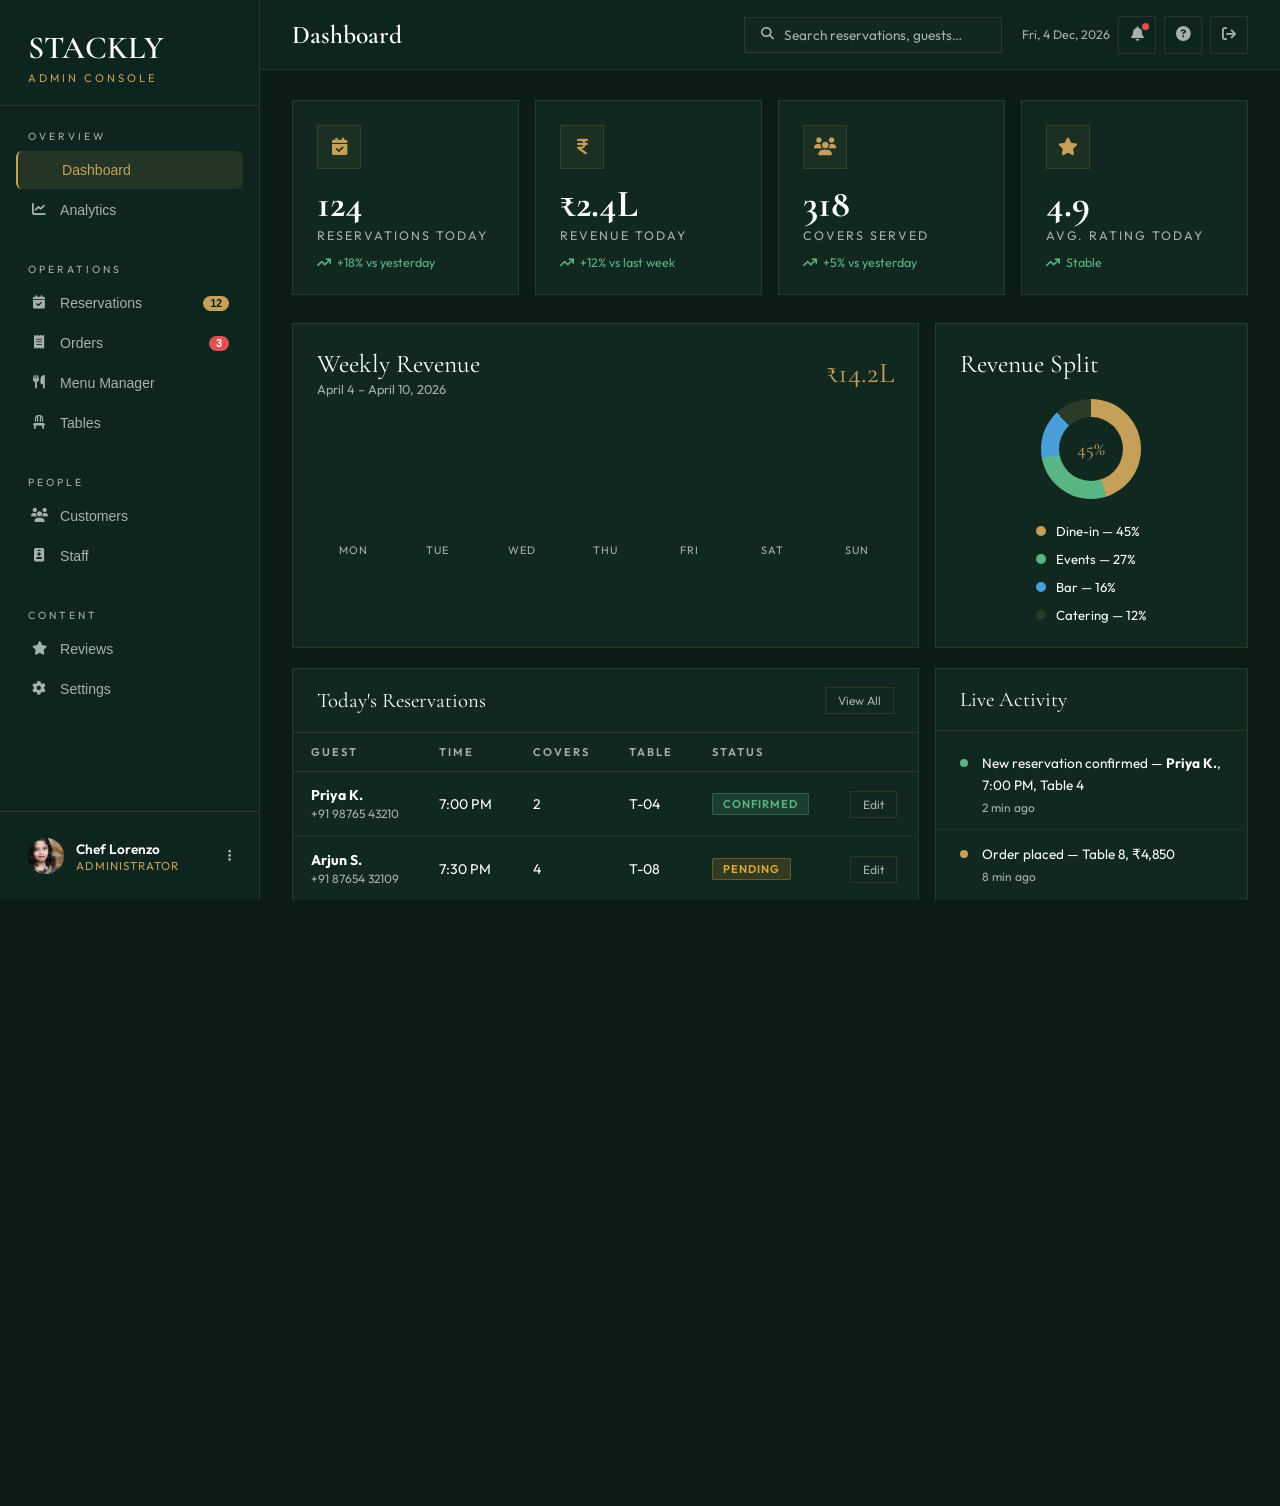
<file: admin- dash.html>
<!DOCTYPE html>
<html lang="en">
<head>
    <meta charset="UTF-8">
    <meta name="viewport" content="width=device-width, initial-scale=1.0">
    <title>Admin Dashboard | STACKLY</title>
    <link rel="stylesheet" href="https://cdnjs.cloudflare.com/ajax/libs/font-awesome/6.4.0/css/all.min.css">
    <link href="https://fonts.googleapis.com/css2?family=Cormorant+Garamond:ital,wght@0,300;0,400;0,600;0,700;1,400&family=Outfit:wght@300;400;500;600;700&display=swap" rel="stylesheet">
    <style>
        :root {
            --primary: #c5a059;
            --primary-light: #dec088;
            --primary-dark: #8c7b5a;
            --bg-deep: #0b1c18;
            --bg-offset: #0e241f;
            --bg-card: #112820;
            --text-white: #fefefe;
            --text-muted: #a6b1af;
            --glass: rgba(197,160,89,0.06);
            --border: rgba(197,160,89,0.15);
            --font-heading: 'Cormorant Garamond', serif;
            --font-body: 'Outfit', sans-serif;
            --sidebar-w: 260px;
            --topbar-h: 70px;
            --transition: cubic-bezier(0.23,1,0.32,1);
            --danger: #e05252;
            --success: #5ab585;
            --warning: #e8a838;
            --info: #4a9eda;
        }
        *, *::before, *::after { box-sizing: border-box; margin: 0; padding: 0; }
        html, body { height: 100%; background: var(--bg-deep); color: var(--text-white); font-family: var(--font-body); overflow-x: hidden; }

        /* ═══ LAYOUT ═══ */
        .dash-layout { display: flex; min-height: 100vh; }

        /* ═══ SIDEBAR ═══ */
        .sidebar {
            width: var(--sidebar-w);
            background: var(--bg-offset);
            border-right: 1px solid var(--border);
            display: flex;
            flex-direction: column;
            position: fixed;
            top: 0; left: 0; bottom: 0;
            z-index: 200;
            transition: transform 0.4s var(--transition);
            overflow-y: auto;
        }
        .sidebar::-webkit-scrollbar { width: 4px; }
        .sidebar::-webkit-scrollbar-thumb { background: var(--border); }

        .sidebar-logo {
            padding: 28px 28px 20px;
            border-bottom: 1px solid var(--border);
            flex-shrink: 0;
        }
        .sidebar-logo a {
            font-family: var(--font-heading);
            font-size: 2rem;
            font-weight: 600;
            color: var(--text-white);
            text-decoration: none;
        }
        .sidebar-logo-sub {
            font-size: 0.7rem;
            text-transform: uppercase;
            letter-spacing: 3px;
            color: var(--primary);
            margin-top: 4px;
        }

        .sidebar-section {
            padding: 24px 16px 8px;
        }
        .sidebar-section-label {
            font-size: 0.65rem;
            text-transform: uppercase;
            letter-spacing: 3px;
            color: var(--text-muted);
            padding: 0 12px;
            margin-bottom: 8px;
        }

        .nav-item {
            display: flex;
            align-items: center;
            gap: 12px;
            padding: 11px 14px;
            border-radius: 6px;
            color: var(--text-muted);
            text-decoration: none;
            font-size: 0.88rem;
            font-weight: 500;
            transition: all 0.25s;
            margin-bottom: 2px;
            cursor: pointer;
            border: none;
            background: none;
            width: 100%;
            text-align: left;
        }
        .nav-item i { width: 18px; text-align: center; font-size: 0.85rem; }
        .nav-item:hover { background: var(--glass); color: var(--text-white); }
        .nav-item.active {
            background: rgba(197,160,89,0.12);
            color: var(--primary);
            border-left: 2px solid var(--primary);
        }
        .nav-badge {
            margin-left: auto;
            background: var(--primary);
            color: var(--bg-deep);
            font-size: 0.65rem;
            font-weight: 700;
            padding: 2px 7px;
            border-radius: 10px;
        }
        .nav-badge.danger { background: var(--danger); color: white; }

        .sidebar-footer {
            margin-top: auto;
            padding: 16px;
            border-top: 1px solid var(--border);
        }
        .sidebar-user {
            display: flex;
            align-items: center;
            gap: 12px;
            padding: 10px 12px;
            border-radius: 6px;
            transition: background 0.25s;
            cursor: pointer;
        }
        .sidebar-user:hover { background: var(--glass); }
        .sidebar-avatar {
            width: 36px; height: 36px;
            border-radius: 50%;
            background: var(--primary);
            display: flex; align-items: center; justify-content: center;
            font-family: var(--font-heading);
            font-size: 1rem;
            color: var(--bg-deep);
            font-weight: 700;
            flex-shrink: 0;
        }
        .sidebar-user-info { flex: 1; min-width: 0; }
        .sidebar-user-name { font-size: 0.85rem; font-weight: 600; white-space: nowrap; overflow: hidden; text-overflow: ellipsis; }
        .sidebar-user-role { font-size: 0.72rem; color: var(--primary); text-transform: uppercase; letter-spacing: 1px; }

        /* ═══ MAIN ═══ */
        .main-area {
            margin-left: var(--sidebar-w);
            flex: 1;
            display: flex;
            flex-direction: column;
            min-height: 100vh;
        }

        /* ═══ TOPBAR ═══ */
        .topbar {
            height: var(--topbar-h);
            background: var(--bg-offset);
            border-bottom: 1px solid var(--border);
            display: flex;
            align-items: center;
            padding: 0 32px;
            gap: 20px;
            position: sticky;
            top: 0;
            z-index: 100;
        }
        .topbar-hamburger {
            display: none;
            background: none;
            border: none;
            color: var(--text-white);
            font-size: 1.2rem;
            cursor: pointer;
            padding: 8px;
        }
        .topbar-title {
            font-family: var(--font-heading);
            font-size: 1.6rem;
            font-weight: 600;
            flex: 1;
        }
        .topbar-search {
            display: flex;
            align-items: center;
            background: var(--bg-card);
            border: 1px solid var(--border);
            padding: 8px 16px;
            gap: 10px;
            min-width: 240px;
        }
        .topbar-search input {
            background: none;
            border: none;
            outline: none;
            color: var(--text-white);
            font-family: var(--font-body);
            font-size: 0.85rem;
            width: 100%;
        }
        .topbar-search input::placeholder { color: var(--text-muted); }
        .topbar-search i { color: var(--text-muted); font-size: 0.8rem; }
        .topbar-actions { display: flex; align-items: center; gap: 8px; }
        .topbar-icon-btn {
            width: 38px; height: 38px;
            border: 1px solid var(--border);
            background: none;
            color: var(--text-muted);
            cursor: pointer;
            display: flex; align-items: center; justify-content: center;
            font-size: 0.9rem;
            transition: all 0.25s;
            position: relative;
        }
        .topbar-icon-btn:hover { border-color: var(--primary); color: var(--primary); }
        .notif-dot {
            position: absolute;
            top: 6px; right: 6px;
            width: 7px; height: 7px;
            background: var(--danger);
            border-radius: 50%;
        }
        .topbar-date {
            font-size: 0.78rem;
            color: var(--text-muted);
            white-space: nowrap;
        }

        /* ═══ PAGE CONTENT ═══ */
        .page-content { padding: 30px 32px; flex: 1; }

        /* ═══ VIEWS ═══ */
        .view { display: none; }
        .view.active { display: block; }

        /* ═══ KPI CARDS ═══ */
        .kpi-grid {
            display: grid;
            grid-template-columns: repeat(4, 1fr);
            gap: 16px;
            margin-bottom: 28px;
        }
        .kpi-card {
            background: var(--bg-card);
            border: 1px solid var(--border);
            padding: 24px;
            transition: border-color 0.3s, transform 0.3s var(--transition);
            position: relative;
            overflow: hidden;
        }
        .kpi-card::before {
            content: '';
            position: absolute;
            top: 0; left: 0; right: 0;
            height: 2px;
            background: var(--primary);
            transform: scaleX(0);
            transition: transform 0.4s var(--transition);
            transform-origin: left;
        }
        .kpi-card:hover { border-color: var(--primary); transform: translateY(-3px); }
        .kpi-card:hover::before { transform: scaleX(1); }
        .kpi-icon {
            width: 44px; height: 44px;
            background: var(--glass);
            border: 1px solid var(--border);
            display: flex; align-items: center; justify-content: center;
            color: var(--primary);
            font-size: 1.1rem;
            margin-bottom: 16px;
        }
        .kpi-value {
            font-family: var(--font-heading);
            font-size: 2.4rem;
            font-weight: 700;
            line-height: 1;
            margin-bottom: 5px;
        }
        .kpi-label { font-size: 0.78rem; text-transform: uppercase; letter-spacing: 2px; color: var(--text-muted); margin-bottom: 12px; }
        .kpi-trend { display: flex; align-items: center; gap: 6px; font-size: 0.78rem; }
        .kpi-trend.up { color: var(--success); }
        .kpi-trend.down { color: var(--danger); }

        /* ═══ SECTION HEADER ═══ */
        .section-header {
            display: flex;
            justify-content: space-between;
            align-items: center;
            margin-bottom: 18px;
        }
        .section-title {
            font-family: var(--font-heading);
            font-size: 1.6rem;
        }
        .section-subtitle { font-size: 0.8rem; color: var(--text-muted); margin-top: 2px; }

        /* ═══ TABLES ═══ */
        .table-card {
            background: var(--bg-card);
            border: 1px solid var(--border);
            overflow: hidden;
        }
        .table-card-header {
            padding: 18px 24px;
            border-bottom: 1px solid var(--border);
            display: flex;
            align-items: center;
            justify-content: space-between;
            gap: 12px;
        }
        .table-card-title { font-family: var(--font-heading); font-size: 1.3rem; }
        .table-wrap { overflow-x: auto; }
        table { width: 100%; border-collapse: collapse; }
        thead tr { border-bottom: 1px solid var(--border); }
        th {
            padding: 12px 18px;
            text-align: left;
            font-size: 0.7rem;
            text-transform: uppercase;
            letter-spacing: 2px;
            color: var(--text-muted);
            font-weight: 600;
            white-space: nowrap;
        }
        td {
            padding: 14px 18px;
            font-size: 0.88rem;
            border-bottom: 1px solid rgba(197,160,89,0.06);
            vertical-align: middle;
        }
        tr:last-child td { border-bottom: none; }
        tbody tr { transition: background 0.2s; }
        tbody tr:hover { background: var(--glass); }

        /* Badges */
        .badge {
            display: inline-block;
            padding: 3px 10px;
            font-size: 0.7rem;
            font-weight: 600;
            letter-spacing: 1px;
            text-transform: uppercase;
            border-radius: 2px;
        }
        .badge-success { background: rgba(90,181,133,0.15); color: var(--success); border: 1px solid rgba(90,181,133,0.3); }
        .badge-warning { background: rgba(232,168,56,0.15); color: var(--warning); border: 1px solid rgba(232,168,56,0.3); }
        .badge-danger  { background: rgba(224,82,82,0.15);  color: var(--danger);  border: 1px solid rgba(224,82,82,0.3); }
        .badge-info    { background: rgba(74,158,218,0.15); color: var(--info);    border: 1px solid rgba(74,158,218,0.3); }
        .badge-gold    { background: rgba(197,160,89,0.15); color: var(--primary); border: 1px solid rgba(197,160,89,0.3); }

        /* Action button */
        .act-btn {
            background: none;
            border: 1px solid var(--border);
            color: var(--text-muted);
            font-size: 0.75rem;
            padding: 5px 12px;
            cursor: pointer;
            transition: all 0.25s;
            font-family: var(--font-body);
        }
        .act-btn:hover { border-color: var(--primary); color: var(--primary); }
        .act-btn.danger:hover { border-color: var(--danger); color: var(--danger); }

        /* ═══ CHART BARS (pure CSS) ═══ */
        .chart-card {
            background: var(--bg-card);
            border: 1px solid var(--border);
            padding: 24px;
        }
        .chart-bars {
            display: flex;
            align-items: flex-end;
            gap: 10px;
            height: 140px;
            margin-top: 20px;
        }
        .chart-col { display: flex; flex-direction: column; align-items: center; gap: 6px; flex: 1; }
        .chart-bar-wrap { flex: 1; display: flex; align-items: flex-end; width: 100%; }
        .chart-bar {
            width: 100%;
            background: linear-gradient(to top, var(--primary), var(--primary-light));
            opacity: 0.7;
            transition: opacity 0.3s, height 0.8s var(--transition);
            border-radius: 2px 2px 0 0;
        }
        .chart-bar:hover { opacity: 1; }
        .chart-label { font-size: 0.68rem; color: var(--text-muted); text-transform: uppercase; letter-spacing: 1px; }

        /* Mini donut (CSS only) */
        .donut-ring {
            width: 100px; height: 100px;
            border-radius: 50%;
            background: conic-gradient(
                var(--primary) 0% 45%,
                var(--success) 45% 72%,
                var(--info) 72% 88%,
                var(--border) 88% 100%
            );
            display: flex; align-items: center; justify-content: center;
            position: relative;
        }
        .donut-hole {
            width: 64px; height: 64px;
            background: var(--bg-card);
            border-radius: 50%;
            display: flex; align-items: center; justify-content: center;
            font-family: var(--font-heading);
            font-size: 1.2rem;
            color: var(--primary);
        }

        /* ═══ DASH GRID ═══ */
        .dash-grid-2 { display: grid; grid-template-columns: 1fr 1fr; gap: 16px; margin-bottom: 20px; }
        .dash-grid-3 { display: grid; grid-template-columns: 1fr 1fr 1fr; gap: 16px; margin-bottom: 20px; }
        .dash-grid-32 { display: grid; grid-template-columns: 2fr 1fr; gap: 16px; margin-bottom: 20px; }

        /* ═══ RECENT ACTIVITY ═══ */
        .activity-list { padding: 8px 0; }
        .activity-item {
            display: flex;
            align-items: flex-start;
            gap: 14px;
            padding: 14px 24px;
            border-bottom: 1px solid rgba(197,160,89,0.06);
            transition: background 0.2s;
        }
        .activity-item:last-child { border-bottom: none; }
        .activity-item:hover { background: var(--glass); }
        .activity-dot {
            width: 8px; height: 8px;
            border-radius: 50%;
            margin-top: 6px;
            flex-shrink: 0;
        }
        .activity-text { font-size: 0.85rem; line-height: 1.6; }
        .activity-time { font-size: 0.75rem; color: var(--text-muted); margin-top: 3px; }

        /* ═══ LEGEND ═══ */
        .legend { display: flex; flex-direction: column; gap: 12px; }
        .legend-item { display: flex; align-items: center; gap: 10px; font-size: 0.82rem; }
        .legend-dot { width: 10px; height: 10px; border-radius: 50%; flex-shrink: 0; }

        /* ═══ QUICK ACTIONS ═══ */
        .quick-grid { display: grid; grid-template-columns: repeat(2, 1fr); gap: 10px; padding: 16px 24px 24px; }
        .quick-btn {
            background: var(--glass);
            border: 1px solid var(--border);
            color: var(--text-white);
            font-family: var(--font-body);
            font-size: 0.78rem;
            font-weight: 500;
            letter-spacing: 1px;
            text-transform: uppercase;
            padding: 14px 10px;
            cursor: pointer;
            transition: all 0.3s;
            text-align: center;
        }
        .quick-btn:hover { background: rgba(197,160,89,0.12); border-color: var(--primary); color: var(--primary); }
        .quick-btn i { display: block; font-size: 1.1rem; margin-bottom: 8px; color: var(--primary); }

        /* ═══ FORM ELEMENTS ═══ */
        .form-input-d {
            background: var(--bg-offset);
            border: 1px solid var(--border);
            outline: none;
            padding: 10px 14px;
            color: var(--text-white);
            font-family: var(--font-body);
            font-size: 0.85rem;
            transition: border-color 0.25s;
            width: 100%;
        }
        .form-input-d:focus { border-color: var(--primary); }
        .form-input-d::placeholder { color: var(--text-muted); }
        .form-label-d { font-size: 0.72rem; text-transform: uppercase; letter-spacing: 2px; color: var(--text-muted); margin-bottom: 7px; display: block; }
        .form-group-d { margin-bottom: 18px; }
        .form-row-d { display: grid; grid-template-columns: 1fr 1fr; gap: 16px; }
        .btn-primary-d {
            background: var(--primary);
            border: none;
            color: var(--bg-deep);
            font-family: var(--font-body);
            font-size: 0.78rem;
            font-weight: 700;
            letter-spacing: 2px;
            text-transform: uppercase;
            padding: 12px 28px;
            cursor: pointer;
            transition: background 0.3s;
        }
        .btn-primary-d:hover { background: var(--primary-light); }
        .btn-outline-d {
            background: none;
            border: 1px solid var(--border);
            color: var(--text-muted);
            font-family: var(--font-body);
            font-size: 0.78rem;
            font-weight: 600;
            letter-spacing: 2px;
            text-transform: uppercase;
            padding: 11px 24px;
            cursor: pointer;
            transition: all 0.3s;
        }
        .btn-outline-d:hover { border-color: var(--primary); color: var(--primary); }

        /* ═══ OVERLAY (mobile sidebar) ═══ */
        .sidebar-overlay {
            display: none;
            position: fixed;
            inset: 0;
            background: rgba(0,0,0,0.6);
            z-index: 190;
        }
        .sidebar-overlay.active { display: block; }

        /* ═══ RESPONSIVE ═══ */
        @media (max-width: 1200px) {
            .kpi-grid { grid-template-columns: repeat(2, 1fr); }
            .dash-grid-3 { grid-template-columns: 1fr 1fr; }
        }
        @media (max-width: 900px) {
            .sidebar { transform: translateX(-100%); }
            .sidebar.open { transform: translateX(0); }
            .main-area { margin-left: 0; }
            .topbar-hamburger { display: flex; }
            .topbar-search { display: none; }
            .dash-grid-2, .dash-grid-3, .dash-grid-32 { grid-template-columns: 1fr; }
            .page-content { padding: 20px 16px; }
            .topbar { padding: 0 16px; }
            .topbar-date { display: none; }
            .form-row-d { grid-template-columns: 1fr; }
        }
        @media (max-width: 600px) {
            .kpi-grid { grid-template-columns: 1fr 1fr; }
        }
        @media (max-width: 400px) {
            .kpi-grid { grid-template-columns: 1fr; }
        }

        /* ═══ ANIMATIONS ═══ */
        @keyframes fadeSlideUp {
            from { opacity: 0; transform: translateY(16px); }
            to   { opacity: 1; transform: translateY(0); }
        }
        .view.active > * { animation: fadeSlideUp 0.4s var(--transition) both; }
        .view.active > *:nth-child(2) { animation-delay: 0.05s; }
        .view.active > *:nth-child(3) { animation-delay: 0.10s; }
        .view.active > *:nth-child(4) { animation-delay: 0.15s; }
    </style>
</head>
<body>
<div class="dash-layout">

    <!-- Sidebar Overlay (mobile) -->
    <div class="sidebar-overlay" id="sidebarOverlay" onclick="closeSidebar()"></div>

    <!-- ═══ SIDEBAR ═══ -->
    <aside class="sidebar" id="sidebar">
        <div class="sidebar-logo">
            <a href="index.html">STACKLY</a>
            <div class="sidebar-logo-sub">Admin Console</div>
        </div>

        <div class="sidebar-section">
            <div class="sidebar-section-label">Overview</div>
            <button class="nav-item active" onclick="showView('dashboard', this)">
                <i class="fa fa-grid-2"></i> Dashboard
            </button>
            <button class="nav-item" onclick="showView('analytics', this)">
                <i class="fa fa-chart-line"></i> Analytics
            </button>
        </div>

        <div class="sidebar-section">
            <div class="sidebar-section-label">Operations</div>
            <button class="nav-item" onclick="showView('reservations', this)">
                <i class="fa fa-calendar-check"></i> Reservations
                <span class="nav-badge">12</span>
            </button>
            <button class="nav-item" onclick="showView('orders', this)">
                <i class="fa fa-receipt"></i> Orders
                <span class="nav-badge danger">3</span>
            </button>
            <button class="nav-item" onclick="showView('menu-mgr', this)">
                <i class="fa fa-utensils"></i> Menu Manager
            </button>
            <button class="nav-item" onclick="showView('tables', this)">
                <i class="fa fa-chair"></i> Tables
            </button>
        </div>

        <div class="sidebar-section">
            <div class="sidebar-section-label">People</div>
            <button class="nav-item" onclick="showView('customers', this)">
                <i class="fa fa-users"></i> Customers
            </button>
            <button class="nav-item" onclick="showView('staff', this)">
                <i class="fa fa-id-badge"></i> Staff
            </button>
        </div>

        <div class="sidebar-section">
            <div class="sidebar-section-label">Content</div>
            <button class="nav-item" onclick="showView('reviews', this)">
                <i class="fa fa-star"></i> Reviews
            </button>
            <button class="nav-item" onclick="showView('settings', this)">
                <i class="fa fa-gear"></i> Settings
            </button>
        </div>

        <div class="sidebar-footer">
            <div class="sidebar-user">
                <div class="sidebar-avatar" style="overflow:hidden"><img src="images/avatar_20.webp" style="width:100%;height:100%;object-fit:cover"></div>
                <div class="sidebar-user-info">
                    <div class="sidebar-user-name">Chef Lorenzo</div>
                    <div class="sidebar-user-role">Administrator</div>
                </div>
                <i class="fa fa-ellipsis-vertical" style="color: var(--text-muted); font-size: 0.8rem;"></i>
            </div>
        </div>
    </aside>

    <!-- ═══ MAIN ═══ -->
    <div class="main-area">
        <!-- Topbar -->
        <header class="topbar">
            <button class="topbar-hamburger" onclick="toggleSidebar()"><i class="fa fa-bars"></i></button>
            <h1 class="topbar-title" id="topbarTitle">Dashboard</h1>
            <div class="topbar-search">
                <i class="fa fa-search"></i>
                <input type="text" placeholder="Search reservations, guests…">
            </div>
            <div class="topbar-actions">
                <span class="topbar-date" id="topbarDate"></span>
                <button class="topbar-icon-btn"><i class="fa fa-bell"></i><span class="notif-dot"></span></button>
                <button class="topbar-icon-btn"><i class="fa fa-circle-question"></i></button>
                <a href="login.html" onclick="localStorage.removeItem('stackly_user')" class="topbar-icon-btn" style="text-decoration: none; display:flex; align-items:center; justify-content:center;"><i class="fa fa-arrow-right-from-bracket"></i></a>
            </div>
        </header>

        <div class="page-content">

            <!-- ═══ VIEW: DASHBOARD ═══ -->
            <div class="view active" id="view-dashboard">
                <!-- KPIs -->
                <div class="kpi-grid">
                    <div class="kpi-card">
                        <div class="kpi-icon"><i class="fa fa-calendar-check"></i></div>
                        <div class="kpi-value">124</div>
                        <div class="kpi-label">Reservations Today</div>
                        <div class="kpi-trend up"><i class="fa fa-arrow-trend-up"></i> +18% vs yesterday</div>
                    </div>
                    <div class="kpi-card">
                        <div class="kpi-icon"><i class="fa fa-indian-rupee-sign"></i></div>
                        <div class="kpi-value">₹2.4L</div>
                        <div class="kpi-label">Revenue Today</div>
                        <div class="kpi-trend up"><i class="fa fa-arrow-trend-up"></i> +12% vs last week</div>
                    </div>
                    <div class="kpi-card">
                        <div class="kpi-icon"><i class="fa fa-users"></i></div>
                        <div class="kpi-value">318</div>
                        <div class="kpi-label">Covers Served</div>
                        <div class="kpi-trend up"><i class="fa fa-arrow-trend-up"></i> +5% vs yesterday</div>
                    </div>
                    <div class="kpi-card">
                        <div class="kpi-icon"><i class="fa fa-star"></i></div>
                        <div class="kpi-value">4.9</div>
                        <div class="kpi-label">Avg. Rating Today</div>
                        <div class="kpi-trend up"><i class="fa fa-arrow-trend-up"></i> Stable</div>
                    </div>
                </div>

                <!-- Revenue Chart + Donut -->
                <div class="dash-grid-32">
                    <div class="chart-card">
                        <div class="section-header">
                            <div>
                                <div class="section-title">Weekly Revenue</div>
                                <div class="section-subtitle">April 4 – April 10, 2026</div>
                            </div>
                            <span style="font-family: var(--font-heading); font-size: 1.8rem; color: var(--primary);">₹14.2L</span>
                        </div>
                        <div class="chart-bars" id="revenueChart"></div>
                    </div>
                    <div class="chart-card">
                        <div class="section-title" style="margin-bottom: 20px;">Revenue Split</div>
                        <div style="display: flex; flex-direction: column; align-items: center; gap: 24px;">
                            <div class="donut-ring"><div class="donut-hole">45%</div></div>
                            <div class="legend">
                                <div class="legend-item"><div class="legend-dot" style="background:var(--primary)"></div> Dine-in — 45%</div>
                                <div class="legend-item"><div class="legend-dot" style="background:var(--success)"></div> Events — 27%</div>
                                <div class="legend-item"><div class="legend-dot" style="background:var(--info)"></div> Bar — 16%</div>
                                <div class="legend-item"><div class="legend-dot" style="background:var(--border)"></div> Catering — 12%</div>
                            </div>
                        </div>
                    </div>
                </div>

                <!-- Today's Reservations + Activity -->
                <div class="dash-grid-32">
                    <div class="table-card">
                        <div class="table-card-header">
                            <span class="table-card-title">Today's Reservations</span>
                            <button class="act-btn" onclick="showView('reservations', document.querySelector('[onclick*=reservations]'))">View All</button>
                        </div>
                        <div class="table-wrap">
                            <table>
                                <thead>
                                    <tr>
                                        <th>Guest</th><th>Time</th><th>Covers</th><th>Table</th><th>Status</th><th></th>
                                    </tr>
                                </thead>
                                <tbody>
                                    <tr><td><strong>Priya K.</strong><br><span style="font-size:0.75rem;color:var(--text-muted)">+91 98765 43210</span></td><td>7:00 PM</td><td>2</td><td>T-04</td><td><span class="badge badge-success">Confirmed</span></td><td><button class="act-btn">Edit</button></td></tr>
                                    <tr><td><strong>Arjun S.</strong><br><span style="font-size:0.75rem;color:var(--text-muted)">+91 87654 32109</span></td><td>7:30 PM</td><td>4</td><td>T-08</td><td><span class="badge badge-warning">Pending</span></td><td><button class="act-btn">Edit</button></td></tr>
                                    <tr><td><strong>Meena R.</strong><br><span style="font-size:0.75rem;color:var(--text-muted)">+91 76543 21098</span></td><td>8:00 PM</td><td>6</td><td>T-12</td><td><span class="badge badge-success">Confirmed</span></td><td><button class="act-btn">Edit</button></td></tr>
                                    <tr><td><strong>David C.</strong><br><span style="font-size:0.75rem;color:var(--text-muted)">+91 65432 10987</span></td><td>8:30 PM</td><td>2</td><td>T-02</td><td><span class="badge badge-info">Arrived</span></td><td><button class="act-btn">Edit</button></td></tr>
                                    <tr><td><strong>Sam J.</strong><br><span style="font-size:0.75rem;color:var(--text-muted)">+91 54321 09876</span></td><td>9:00 PM</td><td>3</td><td>T-06</td><td><span class="badge badge-danger">Cancelled</span></td><td><button class="act-btn">Edit</button></td></tr>
                                </tbody>
                            </table>
                        </div>
                    </div>
                    <div class="table-card">
                        <div class="table-card-header"><span class="table-card-title">Live Activity</span></div>
                        <div class="activity-list">
                            <div class="activity-item"><div class="activity-dot" style="background:var(--success)"></div><div><div class="activity-text">New reservation confirmed — <strong>Priya K.</strong>, 7:00 PM, Table 4</div><div class="activity-time">2 min ago</div></div></div>
                            <div class="activity-item"><div class="activity-dot" style="background:var(--primary)"></div><div><div class="activity-text">Order placed — Table 8, ₹4,850</div><div class="activity-time">8 min ago</div></div></div>
                            <div class="activity-item"><div class="activity-dot" style="background:var(--danger)"></div><div><div class="activity-text">Reservation cancelled — <strong>Sam J.</strong>, 9:00 PM</div><div class="activity-time">14 min ago</div></div></div>
                            <div class="activity-item"><div class="activity-dot" style="background:var(--info)"></div><div><div class="activity-text">New review posted — <strong>Maria G.</strong>, 5 stars</div><div class="activity-time">22 min ago</div></div></div>
                            <div class="activity-item"><div class="activity-dot" style="background:var(--primary)"></div><div><div class="activity-text">Staff check-in — <strong>Chef Priya</strong>, Kitchen</div><div class="activity-time">35 min ago</div></div></div>
                        </div>
                    </div>
                </div>

                <!-- Quick Actions -->
                <div class="dash-grid-2">
                    <div class="table-card">
                        <div class="table-card-header"><span class="table-card-title">Quick Actions</span></div>
                        <div class="quick-grid">
                            <button class="quick-btn" onclick="showView('reservations', document.querySelectorAll('.nav-item')[2])"><i class="fa fa-calendar-plus"></i> New Reservation</button>
                            <button class="quick-btn" onclick="showView('menu-mgr', document.querySelectorAll('.nav-item')[4])"><i class="fa fa-plus"></i> Add Dish</button>
                            <button class="quick-btn" onclick="showView('customers', document.querySelectorAll('.nav-item')[7])"><i class="fa fa-user-plus"></i> Add Customer</button>
                            <button class="quick-btn" onclick="showView('staff', document.querySelectorAll('.nav-item')[8])"><i class="fa fa-id-badge"></i> Manage Staff</button>
                        </div>
                    </div>
                    <div class="table-card">
                        <div class="table-card-header"><span class="table-card-title">Table Occupancy</span></div>
                        <div style="padding: 20px 24px;">
                            <div style="display: grid; grid-template-columns: repeat(6, 1fr); gap: 8px;">
                                <!-- Table status dots -->
                                <script>
                                    const statuses = ['occupied','occupied','free','occupied','free','free','occupied','occupied','free','occupied','free','free'];
                                    document.write(statuses.map((s,i) => `<div style="text-align:center"><div style="width:100%;aspect-ratio:1;border-radius:4px;background:${s==='occupied'?'rgba(197,160,89,0.3)':'rgba(90,181,133,0.15)'};border:1px solid ${s==='occupied'?'var(--primary)':'var(--success)'};display:flex;align-items:center;justify-content:center;font-size:0.7rem;color:${s==='occupied'?'var(--primary)':'var(--success)'};font-weight:600">T${String(i+1).padStart(2,'0')}</div><div style="font-size:0.6rem;color:var(--text-muted);margin-top:4px;text-transform:uppercase">${s}</div></div>`).join(''));
                                </script>
                            </div>
                            <div style="display:flex;gap:20px;margin-top:16px;font-size:0.78rem;color:var(--text-muted)">
                                <span><span style="display:inline-block;width:10px;height:10px;border-radius:2px;background:rgba(197,160,89,0.3);border:1px solid var(--primary);margin-right:6px"></span>Occupied (8)</span>
                                <span><span style="display:inline-block;width:10px;height:10px;border-radius:2px;background:rgba(90,181,133,0.15);border:1px solid var(--success);margin-right:6px"></span>Free (4)</span>
                            </div>
                        </div>
                    </div>
                </div>
            </div>

            <!-- ═══ VIEW: RESERVATIONS ═══ -->
            <div class="view" id="view-reservations">
                <div class="section-header" style="margin-bottom: 20px;">
                    <div><div class="section-title">Reservations</div><div class="section-subtitle">Manage all bookings</div></div>
                    <button class="btn-primary-d" onclick="document.getElementById('newResModal').style.display='flex'">+ New Reservation</button>
                </div>
                <div style="display:flex;gap:10px;margin-bottom:18px;flex-wrap:wrap;">
                    <input class="form-input-d" style="max-width:220px;" type="date" value="2026-04-10">
                    <select class="form-input-d" style="max-width:160px;"><option>All Status</option><option>Confirmed</option><option>Pending</option><option>Arrived</option><option>Cancelled</option></select>
                    <input class="form-input-d" style="max-width:200px;" type="text" placeholder="Search guest…">
                </div>
                <div class="table-card">
                    <div class="table-wrap">
                        <table>
                            <thead><tr><th>#</th><th>Guest</th><th>Date</th><th>Time</th><th>Covers</th><th>Table</th><th>Special Req.</th><th>Status</th><th>Actions</th></tr></thead>
                            <tbody>
                                <tr><td style="color:var(--text-muted)">#1024</td><td><strong>Priya Krishnamurthy</strong><br><span style="font-size:0.75rem;color:var(--text-muted)">priya@email.com</span></td><td>Apr 10</td><td>7:00 PM</td><td>2</td><td>T-04</td><td>Window seat</td><td><span class="badge badge-success">Confirmed</span></td><td style="white-space:nowrap"><button class="act-btn">Edit</button> <button class="act-btn danger">Cancel</button></td></tr>
                                <tr><td style="color:var(--text-muted)">#1025</td><td><strong>Arjun Selvam</strong><br><span style="font-size:0.75rem;color:var(--text-muted)">arjun@email.com</span></td><td>Apr 10</td><td>7:30 PM</td><td>4</td><td>T-08</td><td>Birthday cake</td><td><span class="badge badge-warning">Pending</span></td><td style="white-space:nowrap"><button class="act-btn">Confirm</button> <button class="act-btn danger">Cancel</button></td></tr>
                                <tr><td style="color:var(--text-muted)">#1026</td><td><strong>Meena Rangarajan</strong><br><span style="font-size:0.75rem;color:var(--text-muted)">meena@email.com</span></td><td>Apr 10</td><td>8:00 PM</td><td>6</td><td>T-12</td><td>Vegan menu</td><td><span class="badge badge-success">Confirmed</span></td><td style="white-space:nowrap"><button class="act-btn">Edit</button> <button class="act-btn danger">Cancel</button></td></tr>
                                <tr><td style="color:var(--text-muted)">#1027</td><td><strong>David Chen</strong><br><span style="font-size:0.75rem;color:var(--text-muted)">david@email.com</span></td><td>Apr 10</td><td>8:30 PM</td><td>2</td><td>T-02</td><td>—</td><td><span class="badge badge-info">Arrived</span></td><td style="white-space:nowrap"><button class="act-btn">Edit</button></td></tr>
                                <tr><td style="color:var(--text-muted)">#1028</td><td><strong>Sam Johnson</strong><br><span style="font-size:0.75rem;color:var(--text-muted)">sam@email.com</span></td><td>Apr 10</td><td>9:00 PM</td><td>3</td><td>T-06</td><td>Allergies: nuts</td><td><span class="badge badge-danger">Cancelled</span></td><td style="white-space:nowrap"><button class="act-btn">Restore</button></td></tr>
                                <tr><td style="color:var(--text-muted)">#1029</td><td><strong>Maria Garcia</strong><br><span style="font-size:0.75rem;color:var(--text-muted)">maria@email.com</span></td><td>Apr 11</td><td>7:00 PM</td><td>2</td><td>T-01</td><td>Anniversary</td><td><span class="badge badge-success">Confirmed</span></td><td style="white-space:nowrap"><button class="act-btn">Edit</button> <button class="act-btn danger">Cancel</button></td></tr>
                            </tbody>
                        </table>
                    </div>
                </div>
            </div>

            <!-- ═══ VIEW: MENU MANAGER ═══ -->
            <div class="view" id="view-menu-mgr">
                <div class="section-header" style="margin-bottom:20px;">
                    <div><div class="section-title">Menu Manager</div><div class="section-subtitle">Edit dishes, prices and availability</div></div>
                    <button class="btn-primary-d">+ Add Dish</button>
                </div>
                <div class="table-card">
                    <div class="table-wrap">
                        <table>
                            <thead><tr><th>Dish</th><th>Category</th><th>Price</th><th>Orders Today</th><th>Available</th><th>Actions</th></tr></thead>
                            <tbody>
                                <tr><td><strong>Greek Salad</strong><br><span style="font-size:0.75rem;color:var(--text-muted)">Flavorful, pine nuts, sun-dried tomatoes</span></td><td><span class="badge badge-gold">Main Dish</span></td><td style="color:var(--primary);font-weight:600">₹2,450</td><td>34</td><td><label style="cursor:pointer"><input type="checkbox" checked onchange=""> <span style="color:var(--success);font-size:0.8rem">Active</span></label></td><td style="white-space:nowrap"><button class="act-btn">Edit</button> <button class="act-btn danger">Remove</button></td></tr>
                                <tr><td><strong>Tokusen Wagyu</strong><br><span style="font-size:0.75rem;color:var(--text-muted)">Tomatoes, bell pepper, avocados</span></td><td><span class="badge badge-gold">Desserts</span></td><td style="color:var(--primary);font-weight:600">₹4,200</td><td>18</td><td><label style="cursor:pointer"><input type="checkbox" checked> <span style="color:var(--success);font-size:0.8rem">Active</span></label></td><td style="white-space:nowrap"><button class="act-btn">Edit</button> <button class="act-btn danger">Remove</button></td></tr>
                                <tr><td><strong>Butternut Pumpkin</strong><br><span style="font-size:0.75rem;color:var(--text-muted)">Crab meat, red onion, bell pepper</span></td><td><span class="badge badge-gold">Appetizer</span></td><td style="color:var(--primary);font-weight:600">₹1,850</td><td>22</td><td><label style="cursor:pointer"><input type="checkbox"> <span style="color:var(--text-muted);font-size:0.8rem">Inactive</span></label></td><td style="white-space:nowrap"><button class="act-btn">Edit</button> <button class="act-btn danger">Remove</button></td></tr>
                                <tr><td><strong>Velvet Midnight</strong><br><span style="font-size:0.75rem;color:var(--text-muted)">Blackberry, gin, smoked rosemary</span></td><td><span class="badge badge-info">Cocktail</span></td><td style="color:var(--primary);font-weight:600">₹950</td><td>41</td><td><label style="cursor:pointer"><input type="checkbox" checked> <span style="color:var(--success);font-size:0.8rem">Active</span></label></td><td style="white-space:nowrap"><button class="act-btn">Edit</button> <button class="act-btn danger">Remove</button></td></tr>
                                <tr><td><strong>Golden Orchid</strong><br><span style="font-size:0.75rem;color:var(--text-muted)">Mezcal, passionfruit, agave</span></td><td><span class="badge badge-info">Cocktail</span></td><td style="color:var(--primary);font-weight:600">₹1,150</td><td>29</td><td><label style="cursor:pointer"><input type="checkbox" checked> <span style="color:var(--success);font-size:0.8rem">Active</span></label></td><td style="white-space:nowrap"><button class="act-btn">Edit</button> <button class="act-btn danger">Remove</button></td></tr>
                            </tbody>
                        </table>
                    </div>
                </div>
            </div>

            <!-- ═══ VIEW: CUSTOMERS ═══ -->
            <div class="view" id="view-customers">
                <div class="section-header" style="margin-bottom:20px;">
                    <div><div class="section-title">Customers</div><div class="section-subtitle">12,000+ registered guests</div></div>
                    <button class="btn-primary-d">+ Add Customer</button>
                </div>
                <div class="table-card">
                    <div class="table-wrap">
                        <table>
                            <thead><tr><th>Guest</th><th>Phone</th><th>Visits</th><th>Total Spent</th><th>Last Visit</th><th>Tier</th><th>Actions</th></tr></thead>
                            <tbody>
                                <tr><td><strong>Priya K.</strong><br><span style="font-size:0.75rem;color:var(--text-muted)">priya@email.com</span></td><td>+91 98765 43210</td><td>24</td><td style="color:var(--primary);font-weight:600">₹1,12,400</td><td>Apr 8, 2026</td><td><span class="badge badge-gold">Platinum</span></td><td><button class="act-btn">View</button></td></tr>
                                <tr><td><strong>Arjun S.</strong><br><span style="font-size:0.75rem;color:var(--text-muted)">arjun@email.com</span></td><td>+91 87654 32109</td><td>11</td><td style="color:var(--primary);font-weight:600">₹54,200</td><td>Mar 30, 2026</td><td><span class="badge badge-info">Gold</span></td><td><button class="act-btn">View</button></td></tr>
                                <tr><td><strong>Meena R.</strong><br><span style="font-size:0.75rem;color:var(--text-muted)">meena@email.com</span></td><td>+91 76543 21098</td><td>6</td><td style="color:var(--primary);font-weight:600">₹28,750</td><td>Apr 2, 2026</td><td><span class="badge badge-success">Silver</span></td><td><button class="act-btn">View</button></td></tr>
                                <tr><td><strong>David C.</strong><br><span style="font-size:0.75rem;color:var(--text-muted)">david@email.com</span></td><td>+91 65432 10987</td><td>3</td><td style="color:var(--primary);font-weight:600">₹12,300</td><td>Apr 10, 2026</td><td><span class="badge badge-warning">Member</span></td><td><button class="act-btn">View</button></td></tr>
                                <tr><td><strong>Sam J.</strong><br><span style="font-size:0.75rem;color:var(--text-muted)">sam@email.com</span></td><td>+91 54321 09876</td><td>1</td><td style="color:var(--primary);font-weight:600">₹4,500</td><td>Mar 15, 2026</td><td><span class="badge badge-warning">Member</span></td><td><button class="act-btn">View</button></td></tr>
                            </tbody>
                        </table>
                    </div>
                </div>
            </div>

            <!-- ═══ VIEW: ORDERS ═══ -->
            <div class="view" id="view-orders">
                <div class="section-header" style="margin-bottom:20px;">
                    <div><div class="section-title">Orders</div><div class="section-subtitle">Live kitchen orders</div></div>
                    <div style="display:flex;gap:8px"><span class="badge badge-danger" style="padding:6px 12px;font-size:0.75rem">3 Pending</span></div>
                </div>
                <div class="table-card">
                    <div class="table-wrap">
                        <table>
                            <thead><tr><th>Order ID</th><th>Table</th><th>Items</th><th>Amount</th><th>Time</th><th>Kitchen Status</th><th>Actions</th></tr></thead>
                            <tbody>
                                <tr><td style="color:var(--text-muted)">#ORD-088</td><td>T-04</td><td>Greek Salad ×2, Velvet Midnight ×2</td><td style="color:var(--primary);font-weight:600">₹6,800</td><td>8:14 PM</td><td><span class="badge badge-success">Ready</span></td><td><button class="act-btn">Serve</button></td></tr>
                                <tr><td style="color:var(--text-muted)">#ORD-089</td><td>T-08</td><td>Wagyu ×4, Golden Orchid ×4</td><td style="color:var(--primary);font-weight:600">₹21,800</td><td>8:22 PM</td><td><span class="badge badge-warning">Preparing</span></td><td><button class="act-btn">Track</button></td></tr>
                                <tr><td style="color:var(--text-muted)">#ORD-090</td><td>T-02</td><td>Butternut Pumpkin ×2, The Alchemist ×2</td><td style="color:var(--primary);font-weight:600">₹7,100</td><td>8:35 PM</td><td><span class="badge badge-danger">Pending</span></td><td><button class="act-btn">Start</button></td></tr>
                                <tr><td style="color:var(--text-muted)">#ORD-091</td><td>T-12</td><td>Full Tasting Menu ×6</td><td style="color:var(--primary);font-weight:600">₹53,400</td><td>8:40 PM</td><td><span class="badge badge-danger">Pending</span></td><td><button class="act-btn">Start</button></td></tr>
                            </tbody>
                        </table>
                    </div>
                </div>
            </div>

            <!-- ═══ VIEW: ANALYTICS ═══ -->
            <div class="view" id="view-analytics">
                <div class="section-header" style="margin-bottom:24px;">
                    <div><div class="section-title">Analytics</div><div class="section-subtitle">Performance overview — April 2026</div></div>
                </div>
                <div class="kpi-grid">
                    <div class="kpi-card"><div class="kpi-icon"><i class="fa fa-indian-rupee-sign"></i></div><div class="kpi-value">₹62L</div><div class="kpi-label">Monthly Revenue</div><div class="kpi-trend up"><i class="fa fa-arrow-trend-up"></i> +22% MoM</div></div>
                    <div class="kpi-card"><div class="kpi-icon"><i class="fa fa-users"></i></div><div class="kpi-value">3,840</div><div class="kpi-label">Covers This Month</div><div class="kpi-trend up"><i class="fa fa-arrow-trend-up"></i> +8% MoM</div></div>
                    <div class="kpi-card"><div class="kpi-icon"><i class="fa fa-repeat"></i></div><div class="kpi-value">68%</div><div class="kpi-label">Repeat Guest Rate</div><div class="kpi-trend up"><i class="fa fa-arrow-trend-up"></i> +3% MoM</div></div>
                    <div class="kpi-card"><div class="kpi-icon"><i class="fa fa-chart-pie"></i></div><div class="kpi-value">₹1,614</div><div class="kpi-label">Avg. Spend / Cover</div><div class="kpi-trend up"><i class="fa fa-arrow-trend-up"></i> +6% MoM</div></div>
                </div>
                <div class="dash-grid-2">
                    <div class="chart-card">
                        <div class="section-title" style="margin-bottom:6px">Top Dishes by Orders</div>
                        <div style="display:flex;flex-direction:column;gap:12px;margin-top:20px">
                            <script>
                                const dishes=[['Velvet Midnight','93%'],['Greek Salad','78%'],['Golden Orchid','71%'],['Wagyu','62%'],['Butternut Pumpkin','54%']];
                                document.write(dishes.map(([n,p])=>`<div><div style="display:flex;justify-content:space-between;font-size:0.82rem;margin-bottom:5px"><span>${n}</span><span style="color:var(--primary)">${p}</span></div><div style="height:6px;background:rgba(197,160,89,0.1);border-radius:3px"><div style="height:100%;width:${p};background:linear-gradient(to right,var(--primary-dark),var(--primary));border-radius:3px"></div></div></div>`).join(''));
                            </script>
                        </div>
                    </div>
                    <div class="chart-card">
                        <div class="section-title" style="margin-bottom:6px">Peak Hours</div>
                        <div class="chart-bars" id="peakChart"></div>
                    </div>
                </div>
            </div>

            <!-- ═══ VIEW: REVIEWS ═══ -->
            <div class="view" id="view-reviews">
                <div class="section-header" style="margin-bottom:20px;">
                    <div><div class="section-title">Reviews</div><div class="section-subtitle">4.9 average across 2,400+ reviews</div></div>
                </div>
                <div class="table-card">
                    <div class="table-wrap">
                        <table>
                            <thead><tr><th>Guest</th><th>Rating</th><th>Review</th><th>Date</th><th>Source</th><th>Actions</th></tr></thead>
                            <tbody>
                                <tr><td><strong>Maria G.</strong></td><td style="color:var(--primary)">★★★★★</td><td style="max-width:320px;font-size:0.82rem">"Absolutely extraordinary. The chef's table was the most memorable dining experience of my life."</td><td>Apr 10</td><td><span class="badge badge-info">Google</span></td><td><button class="act-btn">Reply</button></td></tr>
                                <tr><td><strong>Sam J.</strong></td><td style="color:var(--primary)">★★★★★</td><td style="max-width:320px;font-size:0.82rem">"The Velvet Midnight cocktail alone is worth the visit. Staff made us feel like royalty."</td><td>Apr 8</td><td><span class="badge badge-gold">Direct</span></td><td><button class="act-btn">Reply</button></td></tr>
                                <tr><td><strong>David C.</strong></td><td style="color:var(--warning)">★★★★☆</td><td style="max-width:320px;font-size:0.82rem">"Exceptional food. Service was slightly slow during peak hours but overall a fantastic evening."</td><td>Apr 5</td><td><span class="badge badge-info">Google</span></td><td><button class="act-btn">Reply</button></td></tr>
                            </tbody>
                        </table>
                    </div>
                </div>
            </div>

            <!-- ═══ VIEW: STAFF ═══ -->
            <div class="view" id="view-staff">
                <div class="section-header" style="margin-bottom:20px;">
                    <div><div class="section-title">Staff</div><div class="section-subtitle">18 active team members</div></div>
                    <button class="btn-primary-d">+ Add Staff</button>
                </div>
                <div class="table-card">
                    <div class="table-wrap">
                        <table>
                            <thead><tr><th>Name</th><th>Role</th><th>Department</th><th>Shift</th><th>Status</th><th>Actions</th></tr></thead>
                            <tbody>
                                <tr><td><strong>Chef Lorenzo</strong></td><td>Head Chef</td><td>Kitchen</td><td>4 PM – 12 AM</td><td><span class="badge badge-success">On Duty</span></td><td><button class="act-btn">Edit</button></td></tr>
                                <tr><td><strong>Chef Priya</strong></td><td>Sous Chef</td><td>Kitchen</td><td>4 PM – 12 AM</td><td><span class="badge badge-success">On Duty</span></td><td><button class="act-btn">Edit</button></td></tr>
                                <tr><td><strong>Arjun Selvam</strong></td><td>Master Mixologist</td><td>Bar</td><td>6 PM – 2 AM</td><td><span class="badge badge-success">On Duty</span></td><td><button class="act-btn">Edit</button></td></tr>
                                <tr><td><strong>Ravi Kumar</strong></td><td>Waiter</td><td>Floor</td><td>6 PM – 12 AM</td><td><span class="badge badge-warning">Break</span></td><td><button class="act-btn">Edit</button></td></tr>
                                <tr><td><strong>Deepa M.</strong></td><td>Hostess</td><td>Reception</td><td>6 PM – 12 AM</td><td><span class="badge badge-success">On Duty</span></td><td><button class="act-btn">Edit</button></td></tr>
                            </tbody>
                        </table>
                    </div>
                </div>
            </div>

            <!-- ═══ VIEW: TABLES ═══ -->
            <div class="view" id="view-tables">
                <div class="section-header" style="margin-bottom:20px;">
                    <div><div class="section-title">Table Management</div><div class="section-subtitle">Live floor status</div></div>
                </div>
                <div style="display:grid;grid-template-columns:repeat(auto-fill,minmax(160px,1fr));gap:14px">
                    <script>
                        const tableData=[{n:'T-01',s:'free',c:2},{n:'T-02',s:'occupied',c:2,g:'David C.'},{n:'T-03',s:'free',c:4},{n:'T-04',s:'occupied',c:2,g:'Priya K.'},{n:'T-05',s:'reserved',c:4,g:'Arjun S. (7:30)'},{n:'T-06',s:'free',c:3},{n:'T-07',s:'occupied',c:6,g:'Meena R.'},{n:'T-08',s:'reserved',c:4,g:'Maria G. (8:00)'},{n:'T-09',s:'free',c:2},{n:'T-10',s:'occupied',c:4,g:'Sam J.'},{n:'T-11',s:'free',c:6},{n:'T-12',s:'occupied',c:8,g:'Event Group'}];
                        const colors={free:'var(--success)',occupied:'var(--primary)',reserved:'var(--warning)'};
                        document.write(tableData.map(t=>`<div style="background:var(--bg-card);border:1px solid ${colors[t.s]};padding:16px;text-align:center;transition:transform 0.3s;cursor:pointer" onmouseover="this.style.transform='translateY(-4px)'" onmouseout="this.style.transform='none'"><div style="font-family:var(--font-heading);font-size:1.6rem;color:${colors[t.s]};margin-bottom:8px">${t.n}</div><div style="font-size:0.68rem;text-transform:uppercase;letter-spacing:2px;color:${colors[t.s]};margin-bottom:8px">${t.s}</div><div style="font-size:0.72rem;color:var(--text-muted)">${t.c} covers</div>${t.g?`<div style="font-size:0.72rem;color:var(--text-muted);margin-top:4px">${t.g}</div>`:''}</div>`).join(''));
                    </script>
                </div>
                <div style="display:flex;gap:20px;margin-top:20px;font-size:0.82rem;color:var(--text-muted);flex-wrap:wrap">
                    <span><span style="display:inline-block;width:12px;height:12px;border-radius:2px;border:1px solid var(--success);background:rgba(90,181,133,0.1);margin-right:6px"></span>Free (5)</span>
                    <span><span style="display:inline-block;width:12px;height:12px;border-radius:2px;border:1px solid var(--primary);background:rgba(197,160,89,0.1);margin-right:6px"></span>Occupied (5)</span>
                    <span><span style="display:inline-block;width:12px;height:12px;border-radius:2px;border:1px solid var(--warning);background:rgba(232,168,56,0.1);margin-right:6px"></span>Reserved (2)</span>
                </div>
            </div>

            <!-- ═══ VIEW: SETTINGS ═══ -->
            <div class="view" id="view-settings">
                <div class="section-header" style="margin-bottom:24px;">
                    <div><div class="section-title">Settings</div><div class="section-subtitle">Restaurant configuration</div></div>
                    <button class="btn-primary-d">Save Changes</button>
                </div>
                <div class="dash-grid-2">
                    <div class="table-card" style="padding:30px">
                        <div style="font-family:var(--font-heading);font-size:1.3rem;margin-bottom:20px;padding-bottom:14px;border-bottom:1px solid var(--border)">Restaurant Info</div>
                        <div class="form-group-d"><label class="form-label-d">Restaurant Name</label><input class="form-input-d" value="STACKLY"></div>
                        <div class="form-group-d"><label class="form-label-d">Address</label><input class="form-input-d" value="Salem, Tamil Nadu, India"></div>
                        <div class="form-row-d">
                            <div class="form-group-d"><label class="form-label-d">Opening Time</label><input class="form-input-d" type="time" value="12:00"></div>
                            <div class="form-group-d"><label class="form-label-d">Closing Time</label><input class="form-input-d" type="time" value="23:30"></div>
                        </div>
                        <div class="form-group-d"><label class="form-label-d">Contact Email</label><input class="form-input-d" value="hello@stackly.com"></div>
                        <div class="form-group-d"><label class="form-label-d">Phone</label><input class="form-input-d" value="+91 9876543210"></div>
                    </div>
                    <div class="table-card" style="padding:30px">
                        <div style="font-family:var(--font-heading);font-size:1.3rem;margin-bottom:20px;padding-bottom:14px;border-bottom:1px solid var(--border)">Booking Settings</div>
                        <div class="form-group-d"><label class="form-label-d">Max Covers Per Slot</label><input class="form-input-d" type="number" value="40"></div>
                        <div class="form-group-d"><label class="form-label-d">Slot Duration (min)</label><input class="form-input-d" type="number" value="90"></div>
                        <div class="form-group-d"><label class="form-label-d">Advance Booking (days)</label><input class="form-input-d" type="number" value="30"></div>
                        <div class="form-group-d"><label class="form-label-d">Cancellation Policy</label><select class="form-input-d"><option>24 hours notice</option><option>48 hours notice</option><option>No cancellation</option></select></div>
                        <div style="display:flex;align-items:center;justify-content:space-between;padding:12px 0;border-top:1px solid var(--border);margin-top:8px"><span style="font-size:0.85rem">Online bookings enabled</span><label style="cursor:pointer;position:relative;display:inline-block;width:44px;height:24px"><input type="checkbox" checked style="display:none"><span style="position:absolute;inset:0;background:var(--primary);border-radius:12px;transition:0.3s"></span><span style="position:absolute;top:3px;left:23px;width:18px;height:18px;background:white;border-radius:50%;transition:0.3s"></span></label></div>
                        <div style="display:flex;align-items:center;justify-content:space-between;padding:12px 0;border-top:1px solid var(--border)"><span style="font-size:0.85rem">Email confirmations</span><label style="cursor:pointer;position:relative;display:inline-block;width:44px;height:24px"><input type="checkbox" checked style="display:none"><span style="position:absolute;inset:0;background:var(--primary);border-radius:12px;transition:0.3s"></span><span style="position:absolute;top:3px;left:23px;width:18px;height:18px;background:white;border-radius:50%;transition:0.3s"></span></label></div>
                    </div>
                </div>
            </div>

        </div>
    </div>
</div>

<!-- New Reservation Modal -->
<div id="newResModal" style="display:none;position:fixed;inset:0;background:rgba(0,0,0,0.7);z-index:9999;align-items:center;justify-content:center;padding:20px">
    <div style="background:var(--bg-offset);border:1px solid var(--border);padding:36px;max-width:500px;width:100%;position:relative">
        <button onclick="document.getElementById('newResModal').style.display='none'" style="position:absolute;top:16px;right:16px;background:none;border:none;color:var(--text-muted);font-size:1.2rem;cursor:pointer"><i class="fa fa-xmark"></i></button>
        <div style="font-family:var(--font-heading);font-size:1.8rem;margin-bottom:24px">New Reservation</div>
        <div class="form-group-d"><label class="form-label-d">Guest Name</label><input class="form-input-d" placeholder="Full name"></div>
        <div class="form-group-d"><label class="form-label-d">Phone</label><input class="form-input-d" placeholder="+91 98765 43210"></div>
        <div class="form-row-d">
            <div class="form-group-d"><label class="form-label-d">Date</label><input class="form-input-d" type="date"></div>
            <div class="form-group-d"><label class="form-label-d">Time</label><input class="form-input-d" type="time"></div>
        </div>
        <div class="form-row-d">
            <div class="form-group-d"><label class="form-label-d">Covers</label><input class="form-input-d" type="number" placeholder="2"></div>
            <div class="form-group-d"><label class="form-label-d">Table</label><select class="form-input-d"><option>Auto-assign</option><option>T-01</option><option>T-02</option><option>T-03</option><option>T-04</option></select></div>
        </div>
        <div class="form-group-d"><label class="form-label-d">Special Requests</label><textarea class="form-input-d" rows="2" placeholder="Birthday, allergies, preferences…" style="resize:vertical"></textarea></div>
        <div style="display:flex;gap:10px;margin-top:8px">
            <button class="btn-primary-d" onclick="document.getElementById('newResModal').style.display='none'">Create Reservation</button>
            <button class="btn-outline-d" onclick="document.getElementById('newResModal').style.display='none'">Cancel</button>
        </div>
    </div>
</div>

<script>
    // Initialize Admin Personalization
    const storedUser = localStorage.getItem('stackly_user') || 'Chef Lorenzo';
    const displayName = storedUser.split('@')[0];

    // Update Sidebar
    const adminName = document.querySelector('.sidebar-user-name');
    if (adminName) adminName.textContent = displayName.charAt(0).toUpperCase() + displayName.slice(1);

    // Date display
    document.getElementById('topbarDate').textContent = new Date().toLocaleDateString('en-IN',{weekday:'short',day:'numeric',month:'short',year:'numeric'});

    // View switching
    const viewTitles = {
        'dashboard':'Dashboard','analytics':'Analytics','reservations':'Reservations',
        'orders':'Orders','menu-mgr':'Menu Manager','tables':'Tables',
        'customers':'Customers','staff':'Staff','reviews':'Reviews','settings':'Settings'
    };
    function showView(id, triggerEl) {
        document.querySelectorAll('.view').forEach(v => v.classList.remove('active'));
        document.querySelectorAll('.nav-item').forEach(n => n.classList.remove('active'));
        document.getElementById('view-'+id).classList.add('active');
        document.getElementById('topbarTitle').textContent = viewTitles[id] || id;
        if (triggerEl) triggerEl.classList.add('active');
        closeSidebar();
        window.scrollTo(0,0);
    }

    // Sidebar mobile
    function toggleSidebar() {
        document.getElementById('sidebar').classList.toggle('open');
        document.getElementById('sidebarOverlay').classList.toggle('active');
    }
    function closeSidebar() {
        document.getElementById('sidebar').classList.remove('open');
        document.getElementById('sidebarOverlay').classList.remove('active');
    }

    // Revenue chart
    const days = ['Mon','Tue','Wed','Thu','Fri','Sat','Sun'];
    const vals = [68,72,55,80,95,100,88];
    const chart = document.getElementById('revenueChart');
    if (chart) {
        chart.innerHTML = days.map((d,i) => `
            <div class="chart-col">
                <div class="chart-bar-wrap">
                    <div class="chart-bar" style="height:${vals[i]}%"></div>
                </div>
                <div class="chart-label">${d}</div>
            </div>`).join('');
    }

    // Peak hours chart
    const hours = ['12P','2P','4P','6P','8P','10P'];
    const peak  = [30,45,55,80,100,70];
    const pc = document.getElementById('peakChart');
    if (pc) {
        pc.innerHTML = hours.map((h,i) => `
            <div class="chart-col">
                <div class="chart-bar-wrap">
                    <div class="chart-bar" style="height:${peak[i]}%;background:linear-gradient(to top,var(--info),#7fc4f0)"></div>
                </div>
                <div class="chart-label">${h}</div>
            </div>`).join('');
    }
</script>
</body>
</html>
</file>
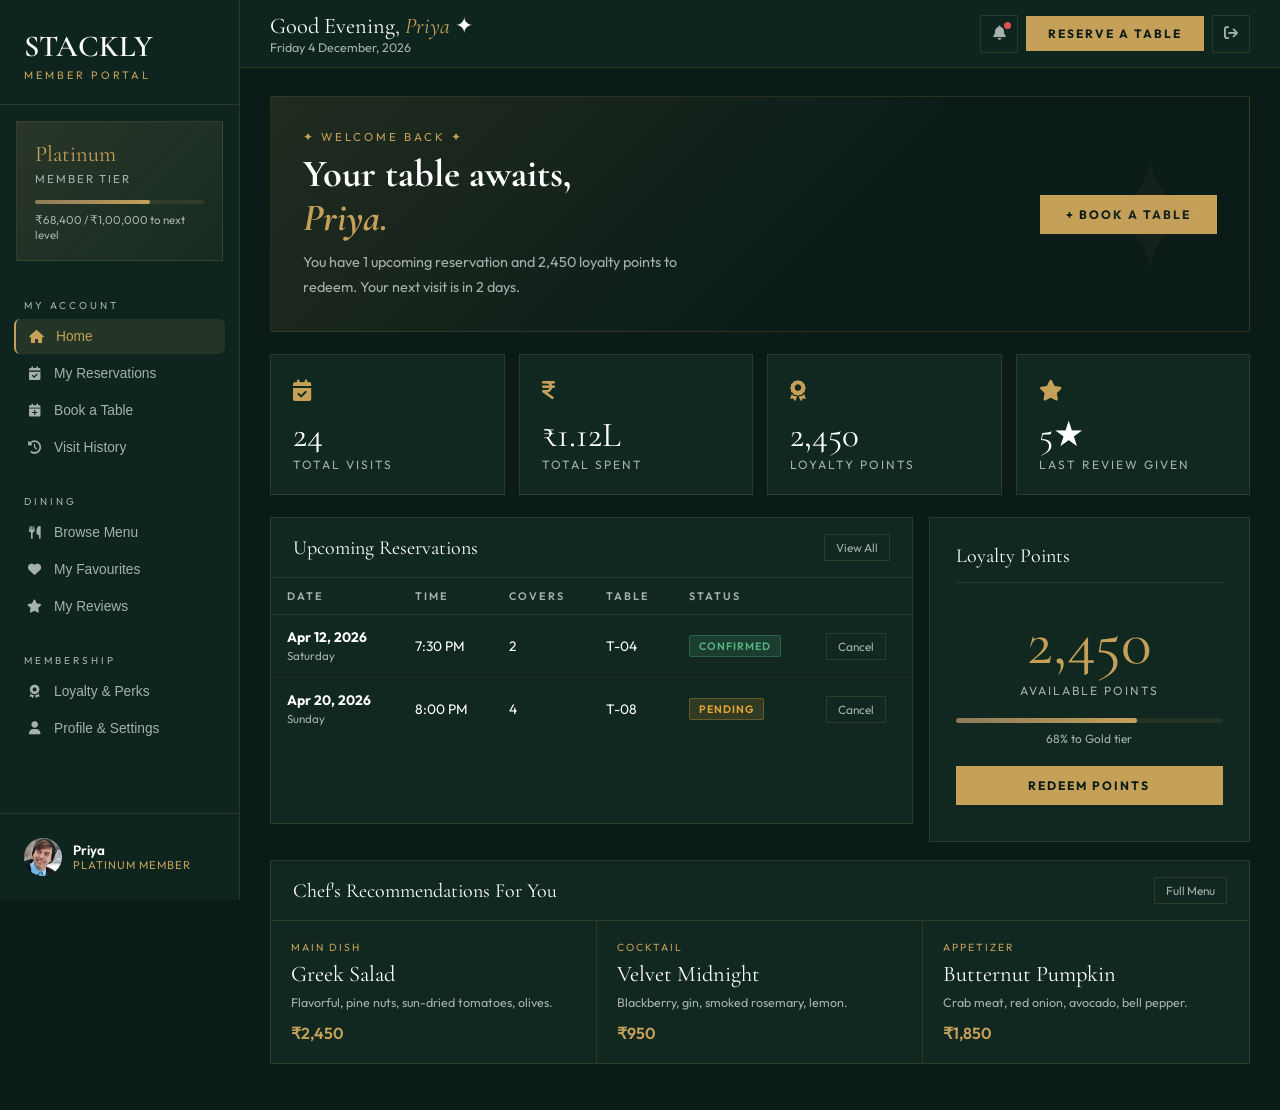
<file: user- dash.html>
<!DOCTYPE html>
<html lang="en">
<head>
    <meta charset="UTF-8">
    <meta name="viewport" content="width=device-width, initial-scale=1.0">
    <title>My Account | STACKLY</title>
    <link rel="stylesheet" href="https://cdnjs.cloudflare.com/ajax/libs/font-awesome/6.4.0/css/all.min.css">
    <link href="https://fonts.googleapis.com/css2?family=Cormorant+Garamond:ital,wght@0,300;0,400;0,600;0,700;1,400&family=Outfit:wght@300;400;500;600;700&display=swap" rel="stylesheet">
    <style>
        :root {
            --primary: #c5a059;
            --primary-light: #dec088;
            --primary-dark: #8c7b5a;
            --bg-deep: #0b1c18;
            --bg-offset: #0e241f;
            --bg-card: #112820;
            --text-white: #fefefe;
            --text-muted: #a6b1af;
            --glass: rgba(197,160,89,0.06);
            --border: rgba(197,160,89,0.15);
            --font-heading: 'Cormorant Garamond', serif;
            --font-body: 'Outfit', sans-serif;
            --sidebar-w: 240px;
            --topbar-h: 68px;
            --transition: cubic-bezier(0.23,1,0.32,1);
            --danger: #e05252;
            --success: #5ab585;
            --warning: #e8a838;
            --info: #4a9eda;
        }
        *, *::before, *::after { box-sizing: border-box; margin: 0; padding: 0; }
        html, body { background: var(--bg-deep); color: var(--text-white); font-family: var(--font-body); overflow-x: hidden; }

        /* ═══ LAYOUT ═══ */
        .dash-layout { display: flex; min-height: 100vh; }

        /* ═══ SIDEBAR ═══ */
        .sidebar {
            width: var(--sidebar-w);
            background: var(--bg-offset);
            border-right: 1px solid var(--border);
            display: flex;
            flex-direction: column;
            position: fixed;
            top: 0; left: 0; bottom: 0;
            z-index: 200;
            transition: transform 0.4s var(--transition);
            overflow-y: auto;
        }
        .sidebar::-webkit-scrollbar { width: 4px; }
        .sidebar::-webkit-scrollbar-thumb { background: var(--border); }

        .sidebar-logo {
            padding: 28px 24px 22px;
            border-bottom: 1px solid var(--border);
        }
        .sidebar-logo a {
            font-family: var(--font-heading);
            font-size: 1.9rem;
            font-weight: 600;
            color: var(--text-white);
            text-decoration: none;
        }
        .sidebar-logo-sub { font-size: 0.68rem; text-transform: uppercase; letter-spacing: 3px; color: var(--primary); margin-top: 3px; }

        .sidebar-section { padding: 22px 14px 6px; }
        .sidebar-section-label { font-size: 0.63rem; text-transform: uppercase; letter-spacing: 3px; color: var(--text-muted); padding: 0 10px; margin-bottom: 7px; }

        .nav-item {
            display: flex; align-items: center; gap: 11px;
            padding: 10px 12px; border-radius: 6px;
            color: var(--text-muted); text-decoration: none;
            font-size: 0.86rem; font-weight: 500;
            transition: all 0.25s; margin-bottom: 2px;
            cursor: pointer; border: none; background: none;
            width: 100%; text-align: left;
        }
        .nav-item i { width: 17px; text-align: center; font-size: 0.82rem; }
        .nav-item:hover { background: var(--glass); color: var(--text-white); }
        .nav-item.active { background: rgba(197,160,89,0.12); color: var(--primary); border-left: 2px solid var(--primary); }

        /* Tier badge in sidebar */
        .tier-card {
            margin: 16px;
            background: linear-gradient(135deg, rgba(197,160,89,0.15) 0%, rgba(197,160,89,0.05) 100%);
            border: 1px solid var(--border);
            padding: 18px;
        }
        .tier-name { font-family: var(--font-heading); font-size: 1.4rem; color: var(--primary); margin-bottom: 4px; }
        .tier-sub { font-size: 0.72rem; color: var(--text-muted); text-transform: uppercase; letter-spacing: 2px; margin-bottom: 14px; }
        .tier-bar-track { height: 4px; background: rgba(197,160,89,0.12); border-radius: 2px; margin-bottom: 8px; }
        .tier-bar-fill { height: 100%; background: linear-gradient(to right,var(--primary-dark),var(--primary)); border-radius: 2px; width: 68%; }
        .tier-progress-text { font-size: 0.72rem; color: var(--text-muted); }

        .sidebar-footer {
            margin-top: auto;
            padding: 14px;
            border-top: 1px solid var(--border);
        }
        .sidebar-user {
            display: flex; align-items: center; gap: 11px;
            padding: 10px 10px; border-radius: 6px;
            cursor: pointer; transition: background 0.25s;
        }
        .sidebar-user:hover { background: var(--glass); }
        .sidebar-avatar {
            width: 38px; height: 38px; border-radius: 50%;
            background: var(--primary);
            display: flex; align-items: center; justify-content: center;
            font-family: var(--font-heading); font-size: 1.1rem;
            color: var(--bg-deep); font-weight: 700; flex-shrink: 0;
        }
        .sidebar-user-name { font-size: 0.84rem; font-weight: 600; }
        .sidebar-user-role { font-size: 0.7rem; color: var(--primary); text-transform: uppercase; letter-spacing: 1px; }

        /* ═══ MAIN ═══ */
        .main-area { margin-left: var(--sidebar-w); flex: 1; display: flex; flex-direction: column; min-height: 100vh; }

        /* ═══ TOPBAR ═══ */
        .topbar {
            height: var(--topbar-h);
            background: var(--bg-offset);
            border-bottom: 1px solid var(--border);
            display: flex; align-items: center;
            padding: 0 30px; gap: 16px;
            position: sticky; top: 0; z-index: 100;
        }
        .topbar-hamburger { display: none; background: none; border: none; color: var(--text-white); font-size: 1.2rem; cursor: pointer; padding: 8px; }
        .topbar-greeting { flex: 1; }
        .topbar-greeting-name { font-family: var(--font-heading); font-size: 1.4rem; }
        .topbar-greeting-sub { font-size: 0.78rem; color: var(--text-muted); margin-top: 1px; }
        .topbar-actions { display: flex; align-items: center; gap: 8px; }
        .topbar-icon-btn {
            width: 38px; height: 38px;
            border: 1px solid var(--border); background: none;
            color: var(--text-muted); cursor: pointer;
            display: flex; align-items: center; justify-content: center;
            font-size: 0.9rem; transition: all 0.25s; position: relative;
        }
        .topbar-icon-btn:hover { border-color: var(--primary); color: var(--primary); }
        .notif-dot { position: absolute; top: 6px; right: 6px; width: 7px; height: 7px; background: var(--danger); border-radius: 50%; }
        .reserve-btn {
            background: var(--primary);
            border: none;
            color: var(--bg-deep);
            font-family: var(--font-body);
            font-size: 0.75rem;
            font-weight: 700;
            letter-spacing: 2px;
            text-transform: uppercase;
            padding: 10px 22px;
            cursor: pointer;
            transition: background 0.3s;
            white-space: nowrap;
        }
        .reserve-btn:hover { background: var(--primary-light); }

        /* ═══ CONTENT ═══ */
        .page-content { padding: 28px 30px; flex: 1; }

        /* ═══ VIEWS ═══ */
        .view { display: none; }
        .view.active { display: block; }

        /* ═══ HERO WELCOME CARD ═══ */
        .welcome-card {
            background: linear-gradient(135deg, rgba(197,160,89,0.12) 0%, rgba(11,28,24,0) 60%);
            border: 1px solid var(--border);
            padding: 32px;
            margin-bottom: 22px;
            display: flex;
            align-items: center;
            justify-content: space-between;
            gap: 24px;
            position: relative;
            overflow: hidden;
        }
        .welcome-card::before {
            content: '✦';
            position: absolute;
            right: 32px; top: 50%;
            transform: translateY(-50%);
            font-size: 10rem;
            color: rgba(197,160,89,0.05);
            pointer-events: none;
        }

        /* ═══ STAT CARDS ═══ */
        .stat-grid { display: grid; grid-template-columns: repeat(4,1fr); gap: 14px; margin-bottom: 22px; }
        .stat-card {
            background: var(--bg-card);
            border: 1px solid var(--border);
            padding: 22px;
            transition: border-color 0.3s, transform 0.3s var(--transition);
        }
        .stat-card:hover { border-color: var(--primary); transform: translateY(-3px); }
        .stat-icon { font-size: 1.3rem; color: var(--primary); margin-bottom: 14px; }
        .stat-value { font-family: var(--font-heading); font-size: 2.2rem; line-height: 1; margin-bottom: 5px; }
        .stat-label { font-size: 0.75rem; text-transform: uppercase; letter-spacing: 2px; color: var(--text-muted); }

        /* ═══ GRID HELPERS ═══ */
        .dash-grid-2 { display: grid; grid-template-columns: 1fr 1fr; gap: 16px; margin-bottom: 18px; }
        .dash-grid-3 { display: grid; grid-template-columns: 1fr 1fr 1fr; gap: 14px; margin-bottom: 18px; }
        .dash-grid-32 { display: grid; grid-template-columns: 2fr 1fr; gap: 16px; margin-bottom: 18px; }

        /* ═══ TABLE CARD ═══ */
        .table-card { background: var(--bg-card); border: 1px solid var(--border); overflow: hidden; margin-bottom: 18px; }
        .table-card-header { padding: 16px 22px; border-bottom: 1px solid var(--border); display: flex; align-items: center; justify-content: space-between; }
        .table-card-title { font-family: var(--font-heading); font-size: 1.25rem; }
        .table-wrap { overflow-x: auto; }
        table { width: 100%; border-collapse: collapse; }
        th { padding: 11px 16px; text-align: left; font-size: 0.68rem; text-transform: uppercase; letter-spacing: 2px; color: var(--text-muted); font-weight: 600; border-bottom: 1px solid var(--border); white-space: nowrap; }
        td { padding: 13px 16px; font-size: 0.86rem; border-bottom: 1px solid rgba(197,160,89,0.05); vertical-align: middle; }
        tr:last-child td { border-bottom: none; }
        tbody tr { transition: background 0.2s; }
        tbody tr:hover { background: var(--glass); }

        /* ═══ BADGES ═══ */
        .badge { display: inline-block; padding: 3px 9px; font-size: 0.67rem; font-weight: 600; letter-spacing: 1px; text-transform: uppercase; border-radius: 2px; }
        .badge-success { background: rgba(90,181,133,0.15); color: var(--success); border: 1px solid rgba(90,181,133,0.3); }
        .badge-warning { background: rgba(232,168,56,0.15); color: var(--warning); border: 1px solid rgba(232,168,56,0.3); }
        .badge-danger  { background: rgba(224,82,82,0.15);  color: var(--danger);  border: 1px solid rgba(224,82,82,0.3); }
        .badge-info    { background: rgba(74,158,218,0.15); color: var(--info);    border: 1px solid rgba(74,158,218,0.3); }
        .badge-gold    { background: rgba(197,160,89,0.15); color: var(--primary); border: 1px solid rgba(197,160,89,0.3); }

        /* ═══ ACTION BUTTON ═══ */
        .act-btn { background: none; border: 1px solid var(--border); color: var(--text-muted); font-size: 0.74rem; padding: 5px 11px; cursor: pointer; transition: all 0.25s; font-family: var(--font-body); }
        .act-btn:hover { border-color: var(--primary); color: var(--primary); }
        .act-btn.danger:hover { border-color: var(--danger); color: var(--danger); }

        /* ═══ INFO CARD (generic padded panel) ═══ */
        .info-card { background: var(--bg-card); border: 1px solid var(--border); padding: 26px; margin-bottom: 18px; }
        .info-card-title { font-family: var(--font-heading); font-size: 1.25rem; margin-bottom: 18px; padding-bottom: 14px; border-bottom: 1px solid var(--border); }

        /* ═══ MENU BROWSE ═══ */
        .menu-grid { display: grid; grid-template-columns: repeat(3,1fr); gap: 14px; }
        .menu-item-card {
            background: var(--bg-card);
            border: 1px solid var(--border);
            overflow: hidden;
            transition: border-color 0.3s, transform 0.3s var(--transition);
        }
        .menu-item-card:hover { border-color: var(--primary); transform: translateY(-4px); }
        .menu-item-img { width: 100%; height: 140px; object-fit: cover; display: block; }
        .menu-item-body { padding: 16px; }
        .menu-item-cat { font-size: 0.65rem; text-transform: uppercase; letter-spacing: 2px; color: var(--primary); margin-bottom: 5px; }
        .menu-item-name { font-family: var(--font-heading); font-size: 1.3rem; margin-bottom: 5px; }
        .menu-item-desc { font-size: 0.78rem; color: var(--text-muted); line-height: 1.6; margin-bottom: 10px; }
        .menu-item-price { font-size: 1rem; font-weight: 700; color: var(--primary); }

        /* ═══ LOYALTY PERKS ═══ */
        .perks-grid { display: grid; grid-template-columns: repeat(2,1fr); gap: 12px; }
        .perk-card {
            background: var(--bg-card);
            border: 1px solid var(--border);
            padding: 20px;
            display: flex; gap: 14px; align-items: flex-start;
            transition: border-color 0.3s;
        }
        .perk-card:hover { border-color: var(--primary); }
        .perk-icon { width: 42px; height: 42px; background: var(--glass); border: 1px solid var(--border); display: flex; align-items: center; justify-content: center; color: var(--primary); font-size: 1rem; flex-shrink: 0; }
        .perk-title { font-weight: 600; font-size: 0.9rem; margin-bottom: 4px; }
        .perk-desc { font-size: 0.78rem; color: var(--text-muted); line-height: 1.6; }
        .perk-status { display: inline-block; margin-top: 8px; font-size: 0.68rem; text-transform: uppercase; letter-spacing: 1px; color: var(--success); }
        .perk-status.locked { color: var(--text-muted); }

        /* ═══ FORM ═══ */
        .form-input-d { background: var(--bg-offset); border: 1px solid var(--border); outline: none; padding: 11px 14px; color: var(--text-white); font-family: var(--font-body); font-size: 0.86rem; transition: border-color 0.25s; width: 100%; }
        .form-input-d:focus { border-color: var(--primary); }
        .form-input-d::placeholder { color: var(--text-muted); }
        .form-label-d { font-size: 0.68rem; text-transform: uppercase; letter-spacing: 2px; color: var(--text-muted); margin-bottom: 7px; display: block; }
        .form-group-d { margin-bottom: 16px; }
        .form-row-d { display: grid; grid-template-columns: 1fr 1fr; gap: 14px; }
        .btn-primary-d { background: var(--primary); border: none; color: var(--bg-deep); font-family: var(--font-body); font-size: 0.76rem; font-weight: 700; letter-spacing: 2px; text-transform: uppercase; padding: 12px 26px; cursor: pointer; transition: background 0.3s; }
        .btn-primary-d:hover { background: var(--primary-light); }
        .btn-outline-d { background: none; border: 1px solid var(--border); color: var(--text-muted); font-family: var(--font-body); font-size: 0.76rem; font-weight: 600; letter-spacing: 2px; text-transform: uppercase; padding: 11px 22px; cursor: pointer; transition: all 0.3s; }
        .btn-outline-d:hover { border-color: var(--primary); color: var(--primary); }

        /* ═══ SECTION HEADER ═══ */
        .section-header { display: flex; justify-content: space-between; align-items: center; margin-bottom: 18px; }
        .section-title { font-family: var(--font-heading); font-size: 1.55rem; }
        .section-subtitle { font-size: 0.78rem; color: var(--text-muted); margin-top: 2px; }

        /* ═══ OVERLAY ═══ */
        .sidebar-overlay { display: none; position: fixed; inset: 0; background: rgba(0,0,0,0.6); z-index: 190; }
        .sidebar-overlay.active { display: block; }

        /* ═══ ANIMATIONS ═══ */
        @keyframes fadeSlideUp { from { opacity: 0; transform: translateY(14px); } to { opacity: 1; transform: translateY(0); } }
        .view.active > * { animation: fadeSlideUp 0.35s var(--transition) both; }
        .view.active > *:nth-child(2) { animation-delay: 0.05s; }
        .view.active > *:nth-child(3) { animation-delay: 0.10s; }
        .view.active > *:nth-child(4) { animation-delay: 0.15s; }

        /* ═══ RESPONSIVE ═══ */
        @media (max-width: 1100px) {
            .stat-grid { grid-template-columns: repeat(2,1fr); }
            .dash-grid-32 { grid-template-columns: 1fr; }
            .menu-grid { grid-template-columns: 1fr 1fr; }
        }
        @media (max-width: 900px) {
            .sidebar { transform: translateX(-100%); }
            .sidebar.open { transform: translateX(0); }
            .main-area { margin-left: 0; }
            .topbar-hamburger { display: flex; }
            .dash-grid-2, .dash-grid-3, .dash-grid-32 { grid-template-columns: 1fr; }
            .page-content { padding: 18px 14px; }
            .topbar { padding: 0 14px; }
            .form-row-d { grid-template-columns: 1fr; }
            .perks-grid { grid-template-columns: 1fr; }
            .welcome-card { flex-direction: column; align-items: flex-start; }
        }
        @media (max-width: 600px) {
            .stat-grid { grid-template-columns: 1fr 1fr; }
            .menu-grid { grid-template-columns: 1fr; }
        }
        @media (max-width: 360px) {
            .stat-grid { grid-template-columns: 1fr; }
        }
    </style>
</head>
<body>
<div class="dash-layout">

    <div class="sidebar-overlay" id="sidebarOverlay" onclick="closeSidebar()"></div>

    <!-- ═══ SIDEBAR ═══ -->
    <aside class="sidebar" id="sidebar">
        <div class="sidebar-logo">
            <a href="index.html">STACKLY</a>
            <div class="sidebar-logo-sub">Member Portal</div>
        </div>

        <!-- Tier Card -->
        <div class="tier-card">
            <div class="tier-name">Platinum</div>
            <div class="tier-sub">Member Tier</div>
            <div class="tier-bar-track"><div class="tier-bar-fill"></div></div>
            <div class="tier-progress-text">₹68,400 / ₹1,00,000 to next level</div>
        </div>

        <div class="sidebar-section">
            <div class="sidebar-section-label">My Account</div>
            <button class="nav-item active" onclick="showView('home', this)"><i class="fa fa-house"></i> Home</button>
            <button class="nav-item" onclick="showView('reservations', this)"><i class="fa fa-calendar-check"></i> My Reservations</button>
            <button class="nav-item" onclick="showView('new-booking', this)"><i class="fa fa-calendar-plus"></i> Book a Table</button>
            <button class="nav-item" onclick="showView('history', this)"><i class="fa fa-clock-rotate-left"></i> Visit History</button>
        </div>

        <div class="sidebar-section">
            <div class="sidebar-section-label">Dining</div>
            <button class="nav-item" onclick="showView('menu', this)"><i class="fa fa-utensils"></i> Browse Menu</button>
            <button class="nav-item" onclick="showView('favourites', this)"><i class="fa fa-heart"></i> My Favourites</button>
            <button class="nav-item" onclick="showView('reviews', this)"><i class="fa fa-star"></i> My Reviews</button>
        </div>

        <div class="sidebar-section">
            <div class="sidebar-section-label">Membership</div>
            <button class="nav-item" onclick="showView('loyalty', this)"><i class="fa fa-award"></i> Loyalty & Perks</button>
            <button class="nav-item" onclick="showView('profile', this)"><i class="fa fa-user"></i> Profile & Settings</button>
        </div>

        <div class="sidebar-footer">
            <div class="sidebar-user">
                <div class="sidebar-avatar" style="overflow:hidden"><img src="images/avatar_19.webp" style="width:100%;height:100%;object-fit:cover"></div>
                <div>
                    <div class="sidebar-user-name">Priya K.</div>
                    <div class="sidebar-user-role">Platinum Member</div>
                </div>
            </div>
        </div>
    </aside>

    <!-- ═══ MAIN ═══ -->
    <div class="main-area">
        <header class="topbar">
            <button class="topbar-hamburger" onclick="toggleSidebar()"><i class="fa fa-bars"></i></button>
            <div class="topbar-greeting">
                <div class="topbar-greeting-name">Good Evening, <em style="color:var(--primary)">Priya</em> ✦</div>
                <div class="topbar-greeting-sub" id="topbarDate"></div>
            </div>
            <div class="topbar-actions">
                <button class="topbar-icon-btn"><i class="fa fa-bell"></i><span class="notif-dot"></span></button>
                <button class="reserve-btn" onclick="showView('new-booking', document.querySelectorAll('.nav-item')[2])">Reserve a Table</button>
                <a href="login.html" onclick="localStorage.removeItem('stackly_user')" class="topbar-icon-btn" style="text-decoration:none;display:flex;align-items:center;justify-content:center"><i class="fa fa-arrow-right-from-bracket"></i></a>
            </div>
        </header>

        <div class="page-content">

            <!-- ═══ HOME ═══ -->
            <div class="view active" id="view-home">
                <!-- Welcome Banner -->
                <div class="welcome-card">
                    <div>
                        <div style="font-size:0.72rem;text-transform:uppercase;letter-spacing:3px;color:var(--primary);margin-bottom:8px">✦ Welcome Back ✦</div>
                        <h2 style="font-family:var(--font-heading);font-size:clamp(1.8rem,3vw,2.8rem);line-height:1.15;margin-bottom:10px">
                            Your table awaits,<br><em style="color:var(--primary)">Priya.</em>
                        </h2>
                        <p style="font-size:0.9rem;color:var(--text-muted);line-height:1.7;max-width:420px">You have 1 upcoming reservation and 2,450 loyalty points to redeem. Your next visit is in 2 days.</p>
                    </div>
                    <button class="btn-primary-d" style="white-space:nowrap;flex-shrink:0" onclick="showView('new-booking', document.querySelectorAll('.nav-item')[2])">+ Book a Table</button>
                </div>

                <!-- Stats -->
                <div class="stat-grid">
                    <div class="stat-card"><div class="stat-icon"><i class="fa fa-calendar-check"></i></div><div class="stat-value">24</div><div class="stat-label">Total Visits</div></div>
                    <div class="stat-card"><div class="stat-icon"><i class="fa fa-indian-rupee-sign"></i></div><div class="stat-value">₹1.12L</div><div class="stat-label">Total Spent</div></div>
                    <div class="stat-card"><div class="stat-icon"><i class="fa fa-award"></i></div><div class="stat-value">2,450</div><div class="stat-label">Loyalty Points</div></div>
                    <div class="stat-card"><div class="stat-icon"><i class="fa fa-star"></i></div><div class="stat-value">5★</div><div class="stat-label">Last Review Given</div></div>
                </div>

                <!-- Upcoming + Recommended -->
                <div class="dash-grid-32">
                    <div class="table-card">
                        <div class="table-card-header"><span class="table-card-title">Upcoming Reservations</span><button class="act-btn" onclick="showView('reservations', document.querySelectorAll('.nav-item')[1])">View All</button></div>
                        <div class="table-wrap">
                            <table>
                                <thead><tr><th>Date</th><th>Time</th><th>Covers</th><th>Table</th><th>Status</th><th></th></tr></thead>
                                <tbody>
                                    <tr><td><strong>Apr 12, 2026</strong><br><span style="font-size:0.72rem;color:var(--text-muted)">Saturday</span></td><td>7:30 PM</td><td>2</td><td>T-04</td><td><span class="badge badge-success">Confirmed</span></td><td><button class="act-btn danger">Cancel</button></td></tr>
                                    <tr><td><strong>Apr 20, 2026</strong><br><span style="font-size:0.72rem;color:var(--text-muted)">Sunday</span></td><td>8:00 PM</td><td>4</td><td>T-08</td><td><span class="badge badge-warning">Pending</span></td><td><button class="act-btn danger">Cancel</button></td></tr>
                                </tbody>
                            </table>
                        </div>
                    </div>
                    <div class="info-card" style="margin-bottom:0">
                        <div class="info-card-title">Loyalty Points</div>
                        <div style="text-align:center;padding:10px 0">
                            <div style="font-family:var(--font-heading);font-size:4rem;color:var(--primary);line-height:1">2,450</div>
                            <div style="font-size:0.75rem;text-transform:uppercase;letter-spacing:2px;color:var(--text-muted);margin:8px 0 20px">Available Points</div>
                            <div style="height:5px;background:rgba(197,160,89,0.1);border-radius:3px;margin-bottom:8px"><div style="height:100%;width:68%;background:linear-gradient(to right,var(--primary-dark),var(--primary));border-radius:3px"></div></div>
                            <div style="font-size:0.75rem;color:var(--text-muted);margin-bottom:20px">68% to Gold tier</div>
                            <button class="btn-primary-d" style="width:100%">Redeem Points</button>
                        </div>
                    </div>
                </div>

                <!-- Featured Dish -->
                <div class="table-card">
                    <div class="table-card-header"><span class="table-card-title">Chef's Recommendations For You</span><button class="act-btn" onclick="showView('menu', document.querySelectorAll('.nav-item')[4])">Full Menu</button></div>
                    <div style="display:grid;grid-template-columns:repeat(3,1fr);gap:0">
                        <div style="padding:20px;border-right:1px solid var(--border)">
                            <div style="font-size:0.65rem;text-transform:uppercase;letter-spacing:2px;color:var(--primary);margin-bottom:6px">Main Dish</div>
                            <div style="font-family:var(--font-heading);font-size:1.4rem;margin-bottom:6px">Greek Salad</div>
                            <div style="font-size:0.78rem;color:var(--text-muted);line-height:1.6;margin-bottom:10px">Flavorful, pine nuts, sun-dried tomatoes, olives.</div>
                            <div style="color:var(--primary);font-weight:600">₹2,450</div>
                        </div>
                        <div style="padding:20px;border-right:1px solid var(--border)">
                            <div style="font-size:0.65rem;text-transform:uppercase;letter-spacing:2px;color:var(--primary);margin-bottom:6px">Cocktail</div>
                            <div style="font-family:var(--font-heading);font-size:1.4rem;margin-bottom:6px">Velvet Midnight</div>
                            <div style="font-size:0.78rem;color:var(--text-muted);line-height:1.6;margin-bottom:10px">Blackberry, gin, smoked rosemary, lemon.</div>
                            <div style="color:var(--primary);font-weight:600">₹950</div>
                        </div>
                        <div style="padding:20px">
                            <div style="font-size:0.65rem;text-transform:uppercase;letter-spacing:2px;color:var(--primary);margin-bottom:6px">Appetizer</div>
                            <div style="font-family:var(--font-heading);font-size:1.4rem;margin-bottom:6px">Butternut Pumpkin</div>
                            <div style="font-size:0.78rem;color:var(--text-muted);line-height:1.6;margin-bottom:10px">Crab meat, red onion, avocado, bell pepper.</div>
                            <div style="color:var(--primary);font-weight:600">₹1,850</div>
                        </div>
                    </div>
                </div>
            </div>

            <!-- ═══ RESERVATIONS ═══ -->
            <div class="view" id="view-reservations">
                <div class="section-header" style="margin-bottom:18px">
                    <div><div class="section-title">My Reservations</div><div class="section-subtitle">All bookings at a glance</div></div>
                    <button class="btn-primary-d" onclick="showView('new-booking', document.querySelectorAll('.nav-item')[2])">+ New Booking</button>
                </div>
                <div class="table-card">
                    <div class="table-wrap">
                        <table>
                            <thead><tr><th>Booking #</th><th>Date</th><th>Time</th><th>Covers</th><th>Table</th><th>Special Req.</th><th>Status</th><th></th></tr></thead>
                            <tbody>
                                <tr><td style="color:var(--text-muted)">#1024</td><td>Apr 12, 2026</td><td>7:30 PM</td><td>2</td><td>T-04</td><td>Window seat</td><td><span class="badge badge-success">Confirmed</span></td><td><button class="act-btn danger">Cancel</button></td></tr>
                                <tr><td style="color:var(--text-muted)">#1020</td><td>Apr 20, 2026</td><td>8:00 PM</td><td>4</td><td>T-08</td><td>Birthday setup</td><td><span class="badge badge-warning">Pending</span></td><td><button class="act-btn danger">Cancel</button></td></tr>
                                <tr><td style="color:var(--text-muted)">#1015</td><td>Mar 30, 2026</td><td>7:00 PM</td><td>2</td><td>T-02</td><td>—</td><td><span class="badge badge-info">Completed</span></td><td><button class="act-btn">Review</button></td></tr>
                                <tr><td style="color:var(--text-muted)">#1008</td><td>Mar 14, 2026</td><td>8:30 PM</td><td>6</td><td>T-12</td><td>Vegan options</td><td><span class="badge badge-info">Completed</span></td><td><button class="act-btn">Review</button></td></tr>
                                <tr><td style="color:var(--text-muted)">#0998</td><td>Feb 28, 2026</td><td>7:00 PM</td><td>2</td><td>T-01</td><td>Anniversary</td><td><span class="badge badge-danger">Cancelled</span></td><td>—</td></tr>
                            </tbody>
                        </table>
                    </div>
                </div>
            </div>

            <!-- ═══ NEW BOOKING ═══ -->
            <div class="view" id="view-new-booking">
                <div class="section-header" style="margin-bottom:20px">
                    <div><div class="section-title">Book a Table</div><div class="section-subtitle">Reserve your perfect evening at STACKLY</div></div>
                </div>
                <div class="dash-grid-2">
                    <div class="info-card">
                        <div class="info-card-title">Reservation Details</div>
                        <div class="form-group-d"><label class="form-label-d">Date</label><input class="form-input-d" type="date" min="2026-04-10"></div>
                        <div class="form-row-d">
                            <div class="form-group-d"><label class="form-label-d">Time</label>
                                <select class="form-input-d">
                                    <option>7:00 PM</option><option>7:30 PM</option><option>8:00 PM</option>
                                    <option>8:30 PM</option><option>9:00 PM</option><option>9:30 PM</option>
                                </select>
                            </div>
                            <div class="form-group-d"><label class="form-label-d">Covers</label>
                                <select class="form-input-d">
                                    <option>1</option><option selected>2</option><option>3</option><option>4</option>
                                    <option>5</option><option>6</option><option>7</option><option>8+</option>
                                </select>
                            </div>
                        </div>
                        <div class="form-group-d"><label class="form-label-d">Seating Preference</label>
                            <select class="form-input-d">
                                <option>No preference</option><option>Window seat</option>
                                <option>Private dining room</option><option>Bar area</option><option>Garden terrace</option>
                            </select>
                        </div>
                        <div class="form-group-d"><label class="form-label-d">Occasion</label>
                            <select class="form-input-d">
                                <option>None</option><option>Birthday</option><option>Anniversary</option>
                                <option>Date night</option><option>Business dinner</option><option>Celebration</option>
                            </select>
                        </div>
                        <div class="form-group-d"><label class="form-label-d">Special Requests</label>
                            <textarea class="form-input-d" rows="3" placeholder="Allergies, dietary preferences, decor requests, surprises…" style="resize:vertical"></textarea>
                        </div>
                        <div style="display:flex;gap:10px;margin-top:6px">
                            <button class="btn-primary-d" onclick="alert('Reservation request submitted! You will receive a confirmation within 30 minutes.')">Confirm Booking</button>
                            <button class="btn-outline-d">Clear</button>
                        </div>
                    </div>
                    <div>
                        <div class="info-card">
                            <div class="info-card-title">Your Details</div>
                            <div class="form-group-d"><label class="form-label-d">Name</label><input class="form-input-d" value="Priya Krishnamurthy"></div>
                            <div class="form-group-d"><label class="form-label-d">Email</label><input class="form-input-d" value="priya@email.com"></div>
                            <div class="form-group-d"><label class="form-label-d">Phone</label><input class="form-input-d" value="+91 98765 43210"></div>
                        </div>
                        <div class="info-card">
                            <div class="info-card-title">Booking Info</div>
                            <div style="display:flex;flex-direction:column;gap:12px;font-size:0.84rem;color:var(--text-muted)">
                                <div style="display:flex;gap:10px"><i class="fa fa-clock" style="color:var(--primary);margin-top:2px"></i><span>Confirmation sent within 30 minutes of booking</span></div>
                                <div style="display:flex;gap:10px"><i class="fa fa-ban" style="color:var(--primary);margin-top:2px"></i><span>Free cancellation up to 24 hours before your reservation</span></div>
                                <div style="display:flex;gap:10px"><i class="fa fa-star" style="color:var(--primary);margin-top:2px"></i><span>As a Platinum member, you get priority seating and a complimentary amuse-bouche</span></div>
                                <div style="display:flex;gap:10px"><i class="fa fa-phone" style="color:var(--primary);margin-top:2px"></i><span>Need help? Call us at +91 9876543210</span></div>
                            </div>
                        </div>
                    </div>
                </div>
            </div>

            <!-- ═══ VISIT HISTORY ═══ -->
            <div class="view" id="view-history">
                <div class="section-header" style="margin-bottom:18px">
                    <div><div class="section-title">Visit History</div><div class="section-subtitle">24 visits since 2022</div></div>
                </div>
                <div class="table-card">
                    <div class="table-wrap">
                        <table>
                            <thead><tr><th>Date</th><th>Time</th><th>Covers</th><th>Dishes Ordered</th><th>Bill</th><th>Points Earned</th><th>Review</th></tr></thead>
                            <tbody>
                                <tr><td>Mar 30, 2026</td><td>7:00 PM</td><td>2</td><td>Greek Salad, Velvet Midnight ×2</td><td style="color:var(--primary);font-weight:600">₹6,800</td><td style="color:var(--success)">+136 pts</td><td><span class="badge badge-success">★★★★★</span></td></tr>
                                <tr><td>Mar 14, 2026</td><td>8:30 PM</td><td>6</td><td>Full Tasting Menu ×6</td><td style="color:var(--primary);font-weight:600">₹53,400</td><td style="color:var(--success)">+1,068 pts</td><td><span class="badge badge-success">★★★★★</span></td></tr>
                                <tr><td>Feb 14, 2026</td><td>7:00 PM</td><td>2</td><td>Chef's Table ×2</td><td style="color:var(--primary);font-weight:600">₹18,000</td><td style="color:var(--success)">+360 pts</td><td><span class="badge badge-success">★★★★★</span></td></tr>
                                <tr><td>Jan 28, 2026</td><td>9:00 PM</td><td>4</td><td>Wagyu ×4, Golden Orchid ×4</td><td style="color:var(--primary);font-weight:600">₹21,800</td><td style="color:var(--success)">+436 pts</td><td><span class="badge badge-warning">★★★★☆</span></td></tr>
                                <tr><td>Jan 10, 2026</td><td>7:30 PM</td><td>2</td><td>Butternut Pumpkin, Alchemist ×2</td><td style="color:var(--primary);font-weight:600">₹5,900</td><td style="color:var(--success)">+118 pts</td><td><span class="badge badge-success">★★★★★</span></td></tr>
                            </tbody>
                        </table>
                    </div>
                </div>
            </div>

            <!-- ═══ MENU ═══ -->
            <div class="view" id="view-menu">
                <div class="section-header" style="margin-bottom:18px">
                    <div><div class="section-title">Browse Menu</div><div class="section-subtitle">STACKLY's current offerings</div></div>
                </div>
                <div style="display:flex;gap:8px;flex-wrap:wrap;margin-bottom:20px">
                    <button class="act-btn" style="border-color:var(--primary);color:var(--primary)">All</button>
                    <button class="act-btn">Mains</button>
                    <button class="act-btn">Appetizers</button>
                    <button class="act-btn">Desserts</button>
                    <button class="act-btn">Cocktails</button>
                </div>
                <div class="menu-grid">
                    <div class="menu-item-card"><img src="images/image_7.webp" class="menu-item-img"><div class="menu-item-body"><div class="menu-item-cat">Main Dish</div><div class="menu-item-name">Greek Salad</div><div class="menu-item-desc">Flavorful, filled with panko bread crumbs, pine nuts, sun-dried tomatoes, olives.</div><div class="menu-item-price">₹2,450</div></div></div>
                    <div class="menu-item-card"><img src="images/image_8.webp" class="menu-item-img"><div class="menu-item-body"><div class="menu-item-cat">Main Dish</div><div class="menu-item-name">Tokusen Wagyu</div><div class="menu-item-desc">Tomatoes, green bell pepper, sliced cucumber, onion, avocados, A5 wagyu.</div><div class="menu-item-price">₹4,200</div></div></div>
                    <div class="menu-item-card"><img src="images/image_9.webp" class="menu-item-img"><div class="menu-item-body"><div class="menu-item-cat">Appetizer</div><div class="menu-item-name">Butternut Pumpkin</div><div class="menu-item-desc">Avocados with crab meat, red onion, crab salad stuffed bell pepper.</div><div class="menu-item-price">₹1,850</div></div></div>
                    <div class="menu-item-card"><img src="images/image_16.webp" class="menu-item-img"><div class="menu-item-body"><div class="menu-item-cat">Cocktail</div><div class="menu-item-name">Velvet Midnight</div><div class="menu-item-desc">Blackberry, gin, smoked rosemary, fresh lemon. A STACKLY signature.</div><div class="menu-item-price">₹950</div></div></div>
                    <div class="menu-item-card"><img src="images/image_17.webp" class="menu-item-img"><div class="menu-item-body"><div class="menu-item-cat">Cocktail</div><div class="menu-item-name">Golden Orchid</div><div class="menu-item-desc">Mezcal, passionfruit, agave, firewater bitters — bold and tropical.</div><div class="menu-item-price">₹1,150</div></div></div>
                    <div class="menu-item-card"><img src="images/image_14.webp" class="menu-item-img"><div class="menu-item-body"><div class="menu-item-cat">Cocktail</div><div class="menu-item-name">The Alchemist</div><div class="menu-item-desc">Aged whiskey, maple, orange peel, smoke. Complex and warming.</div><div class="menu-item-price">₹1,400</div></div></div>
                </div>
            </div>

            <!-- ═══ LOYALTY ═══ -->
            <div class="view" id="view-loyalty">
                <div class="section-header" style="margin-bottom:20px">
                    <div><div class="section-title">Loyalty & Perks</div><div class="section-subtitle">Your Platinum membership benefits</div></div>
                </div>
                <!-- Points Summary -->
                <div class="dash-grid-2" style="margin-bottom:20px">
                    <div class="info-card" style="margin-bottom:0;display:flex;align-items:center;gap:30px">
                        <div style="text-align:center;flex-shrink:0">
                            <div style="font-family:var(--font-heading);font-size:4rem;color:var(--primary);line-height:1">2,450</div>
                            <div style="font-size:0.72rem;text-transform:uppercase;letter-spacing:2px;color:var(--text-muted)">Points Balance</div>
                        </div>
                        <div style="flex:1">
                            <div style="font-size:0.82rem;color:var(--text-muted);margin-bottom:12px">Progress to Gold Elite tier</div>
                            <div style="height:6px;background:rgba(197,160,89,0.1);border-radius:3px;margin-bottom:8px"><div style="height:100%;width:68%;background:linear-gradient(to right,var(--primary-dark),var(--primary));border-radius:3px"></div></div>
                            <div style="font-size:0.78rem;color:var(--text-muted)">₹31,600 more spend to reach Gold Elite</div>
                            <button class="btn-primary-d" style="margin-top:14px;padding:10px 20px">Redeem Points</button>
                        </div>
                    </div>
                    <div class="info-card" style="margin-bottom:0">
                        <div class="info-card-title">Points History</div>
                        <div style="display:flex;flex-direction:column;gap:10px;font-size:0.82rem">
                            <div style="display:flex;justify-content:space-between"><span style="color:var(--text-muted)">Mar 30 visit</span><span style="color:var(--success)">+136 pts</span></div>
                            <div style="display:flex;justify-content:space-between"><span style="color:var(--text-muted)">Mar 14 event dinner</span><span style="color:var(--success)">+1,068 pts</span></div>
                            <div style="display:flex;justify-content:space-between"><span style="color:var(--text-muted)">Birthday bonus</span><span style="color:var(--success)">+500 pts</span></div>
                            <div style="display:flex;justify-content:space-between"><span style="color:var(--text-muted)">Redeemed — Feb dining</span><span style="color:var(--danger)">−200 pts</span></div>
                            <div style="display:flex;justify-content:space-between"><span style="color:var(--text-muted)">Feb 14 Chef's Table</span><span style="color:var(--success)">+360 pts</span></div>
                        </div>
                    </div>
                </div>
                <!-- Perks Grid -->
                <div class="perks-grid">
                    <div class="perk-card"><div class="perk-icon"><i class="fa fa-calendar-star"></i></div><div><div class="perk-title">Priority Reservations</div><div class="perk-desc">Book up to 60 days in advance and skip the waitlist entirely — your table is always guaranteed.</div><span class="perk-status">✓ Active</span></div></div>
                    <div class="perk-card"><div class="perk-icon"><i class="fa fa-champagne-glasses"></i></div><div><div class="perk-title">Complimentary Welcome Drink</div><div class="perk-desc">Enjoy a house cocktail on us with every visit — a STACKLY welcome, every time.</div><span class="perk-status">✓ Active</span></div></div>
                    <div class="perk-card"><div class="perk-icon"><i class="fa fa-cake-candles"></i></div><div><div class="perk-title">Birthday Privilege</div><div class="perk-desc">A complimentary dessert platter and celebratory amuse-bouche on your birthday month.</div><span class="perk-status">✓ Active</span></div></div>
                    <div class="perk-card"><div class="perk-icon"><i class="fa fa-eye"></i></div><div><div class="perk-title">New Menu Previews</div><div class="perk-desc">Exclusive early access to taste and provide feedback on our seasonal menu before public launch.</div><span class="perk-status">✓ Active</span></div></div>
                    <div class="perk-card"><div class="perk-icon"><i class="fa fa-lock"></i></div><div><div class="perk-title">Chef's Table Access</div><div class="perk-desc">Unlock dedicated Chef's Table booking windows available only to Gold Elite and above members.</div><span class="perk-status locked">🔒 Gold Elite Required</span></div></div>
                    <div class="perk-card"><div class="perk-icon"><i class="fa fa-lock"></i></div><div><div class="perk-title">Private Dining Discount</div><div class="perk-desc">15% off private dining room hire for Gold Elite and above. Available for events up to 30 guests.</div><span class="perk-status locked">🔒 Gold Elite Required</span></div></div>
                </div>
            </div>

            <!-- ═══ REVIEWS ═══ -->
            <div class="view" id="view-reviews">
                <div class="section-header" style="margin-bottom:18px">
                    <div><div class="section-title">My Reviews</div><div class="section-subtitle">5 reviews shared</div></div>
                </div>
                <div class="table-card">
                    <div class="table-wrap">
                        <table>
                            <thead><tr><th>Visit Date</th><th>Rating</th><th>Review</th><th>Status</th></tr></thead>
                            <tbody>
                                <tr><td>Mar 30, 2026</td><td style="color:var(--primary)">★★★★★</td><td style="max-width:340px;font-size:0.82rem;color:var(--text-muted)">"An unforgettable evening. Every dish was a masterpiece, and the ambience was simply perfect."</td><td><span class="badge badge-success">Published</span></td></tr>
                                <tr><td>Mar 14, 2026</td><td style="color:var(--primary)">★★★★★</td><td style="max-width:340px;font-size:0.82rem;color:var(--text-muted)">"The group tasting menu for 6 was extraordinary. Chef Lorenzo came to our table — unforgettable."</td><td><span class="badge badge-success">Published</span></td></tr>
                                <tr><td>Feb 14, 2026</td><td style="color:var(--primary)">★★★★★</td><td style="max-width:340px;font-size:0.82rem;color:var(--text-muted)">"The most romantic anniversary dinner of our lives. The rose petal setup was a gorgeous surprise."</td><td><span class="badge badge-success">Published</span></td></tr>
                                <tr><td>Jan 28, 2026</td><td style="color:var(--warning)">★★★★☆</td><td style="max-width:340px;font-size:0.82rem;color:var(--text-muted)">"Exceptional food. Service was slightly slow on a very busy Saturday but totally worth it."</td><td><span class="badge badge-success">Published</span></td></tr>
                            </tbody>
                        </table>
                    </div>
                </div>
            </div>

            <!-- ═══ FAVOURITES ═══ -->
            <div class="view" id="view-favourites">
                <div class="section-header" style="margin-bottom:18px">
                    <div><div class="section-title">My Favourites</div><div class="section-subtitle">Dishes you love</div></div>
                </div>
                <div class="menu-grid">
                    <div class="menu-item-card"><div style="position:relative"><img src="images/image_7.webp" class="menu-item-img"><span style="position:absolute;top:10px;right:10px;color:var(--danger)"><i class="fa fa-heart"></i></span></div><div class="menu-item-body"><div class="menu-item-cat">Main Dish</div><div class="menu-item-name">Greek Salad</div><div class="menu-item-desc">Ordered 8 times. Your most loved dish.</div><div class="menu-item-price">₹2,450</div></div></div>
                    <div class="menu-item-card"><div style="position:relative"><img src="images/image_16.webp" class="menu-item-img"><span style="position:absolute;top:10px;right:10px;color:var(--danger)"><i class="fa fa-heart"></i></span></div><div class="menu-item-body"><div class="menu-item-cat">Cocktail</div><div class="menu-item-name">Velvet Midnight</div><div class="menu-item-desc">Ordered 12 times. Your go-to drink.</div><div class="menu-item-price">₹950</div></div></div>
                    <div class="menu-item-card"><div style="position:relative"><img src="images/image_8.webp" class="menu-item-img"><span style="position:absolute;top:10px;right:10px;color:var(--danger)"><i class="fa fa-heart"></i></span></div><div class="menu-item-body"><div class="menu-item-cat">Main Dish</div><div class="menu-item-name">Tokusen Wagyu</div><div class="menu-item-desc">Ordered 5 times. A special occasion staple.</div><div class="menu-item-price">₹4,200</div></div></div>
                </div>
            </div>

            <!-- ═══ PROFILE ═══ -->
            <div class="view" id="view-profile">
                <div class="section-header" style="margin-bottom:20px">
                    <div><div class="section-title">Profile & Settings</div><div class="section-subtitle">Manage your account</div></div>
                    <button class="btn-primary-d">Save Changes</button>
                </div>
                <div class="dash-grid-2">
                    <div class="info-card">
                        <div class="info-card-title">Personal Information</div>
                        <div class="form-row-d">
                            <div class="form-group-d"><label class="form-label-d">First Name</label><input class="form-input-d" value="Priya"></div>
                            <div class="form-group-d"><label class="form-label-d">Last Name</label><input class="form-input-d" value="Krishnamurthy"></div>
                        </div>
                        <div class="form-group-d"><label class="form-label-d">Email</label><input class="form-input-d" value="priya@email.com"></div>
                        <div class="form-group-d"><label class="form-label-d">Phone</label><input class="form-input-d" value="+91 98765 43210"></div>
                        <div class="form-group-d"><label class="form-label-d">Date of Birth</label><input class="form-input-d" type="date" value="1990-08-14"></div>
                        <div class="form-group-d"><label class="form-label-d">Anniversary</label><input class="form-input-d" type="date" value="2018-02-14"></div>
                    </div>
                    <div>
                        <div class="info-card">
                            <div class="info-card-title">Dining Preferences</div>
                            <div class="form-group-d"><label class="form-label-d">Dietary Requirements</label><select class="form-input-d"><option>None</option><option>Vegetarian</option><option>Vegan</option><option>Gluten-free</option><option>Halal</option></select></div>
                            <div class="form-group-d"><label class="form-label-d">Allergies</label><input class="form-input-d" placeholder="e.g. nuts, shellfish"></div>
                            <div class="form-group-d"><label class="form-label-d">Seating Preference</label><select class="form-input-d"><option>No preference</option><option>Window seat</option><option>Private dining room</option><option>Bar area</option></select></div>
                        </div>
                        <div class="info-card">
                            <div class="info-card-title">Notifications</div>
                            <div style="display:flex;flex-direction:column;gap:14px;font-size:0.84rem">
                                <div style="display:flex;justify-content:space-between;align-items:center"><span>Email confirmations</span><input type="checkbox" checked style="accent-color:var(--primary);width:16px;height:16px;cursor:pointer"></div>
                                <div style="display:flex;justify-content:space-between;align-items:center"><span>SMS reminders</span><input type="checkbox" checked style="accent-color:var(--primary);width:16px;height:16px;cursor:pointer"></div>
                                <div style="display:flex;justify-content:space-between;align-items:center"><span>Newsletter & offers</span><input type="checkbox" checked style="accent-color:var(--primary);width:16px;height:16px;cursor:pointer"></div>
                                <div style="display:flex;justify-content:space-between;align-items:center"><span>Menu preview invites</span><input type="checkbox" style="accent-color:var(--primary);width:16px;height:16px;cursor:pointer"></div>
                            </div>
                        </div>
                    </div>
                </div>
                <div class="info-card">
                    <div class="info-card-title">Change Password</div>
                    <div class="form-row-d">
                        <div class="form-group-d"><label class="form-label-d">Current Password</label><input class="form-input-d" type="password" placeholder="••••••••"></div>
                        <div style="display:grid;grid-template-columns:1fr 1fr;gap:14px">
                            <div class="form-group-d"><label class="form-label-d">New Password</label><input class="form-input-d" type="password" placeholder="••••••••"></div>
                            <div class="form-group-d"><label class="form-label-d">Confirm New</label><input class="form-input-d" type="password" placeholder="••••••••"></div>
                        </div>
                    </div>
                    <button class="btn-outline-d" style="margin-top:4px">Update Password</button>
                </div>
                <div style="text-align:right;margin-top:8px">
                    <a href="login.html" onclick="localStorage.removeItem('stackly_user')" style="font-size:0.8rem;color:var(--danger);text-decoration:none;opacity:0.7">Sign out of my account →</a>
                </div>
            </div>

        </div>
    </div>
</div>

<script>
    // Initialize Dashboard Personalization
    const storedUser = localStorage.getItem('stackly_user') || 'Priya';
    const displayName = storedUser.split('@')[0]; // Use first part of email or full ID
    
    // Update Sidebar
    const sidebarName = document.querySelector('.sidebar-user-name');
    if (sidebarName) sidebarName.textContent = displayName.charAt(0).toUpperCase() + displayName.slice(1);
    
    // Update Topbar Greeting
    const greetingEm = document.querySelector('.topbar-greeting-name em');
    if (greetingEm) greetingEm.textContent = displayName.charAt(0).toUpperCase() + displayName.slice(1);

    // Update Welcome Card
    const welcomeEm = document.querySelector('.welcome-card h2 em');
    if (welcomeEm) welcomeEm.textContent = displayName.charAt(0).toUpperCase() + displayName.slice(1) + '.';

    // Date
    document.getElementById('topbarDate').textContent = new Date().toLocaleDateString('en-IN',{weekday:'long',day:'numeric',month:'long',year:'numeric'});

    // View switching
    function showView(id, triggerEl) {
        document.querySelectorAll('.view').forEach(v => v.classList.remove('active'));
        document.querySelectorAll('.nav-item').forEach(n => n.classList.remove('active'));
        const viewEl = document.getElementById('view-'+id);
        if (viewEl) viewEl.classList.add('active');
        if (triggerEl) triggerEl.classList.add('active');
        closeSidebar();
        window.scrollTo(0,0);
    }

    // Mobile sidebar
    function toggleSidebar() {
        document.getElementById('sidebar').classList.toggle('open');
        document.getElementById('sidebarOverlay').classList.toggle('active');
    }
    function closeSidebar() {
        document.getElementById('sidebar').classList.remove('open');
        document.getElementById('sidebarOverlay').classList.remove('active');
    }
</script>
</body>
</html>
</file>
